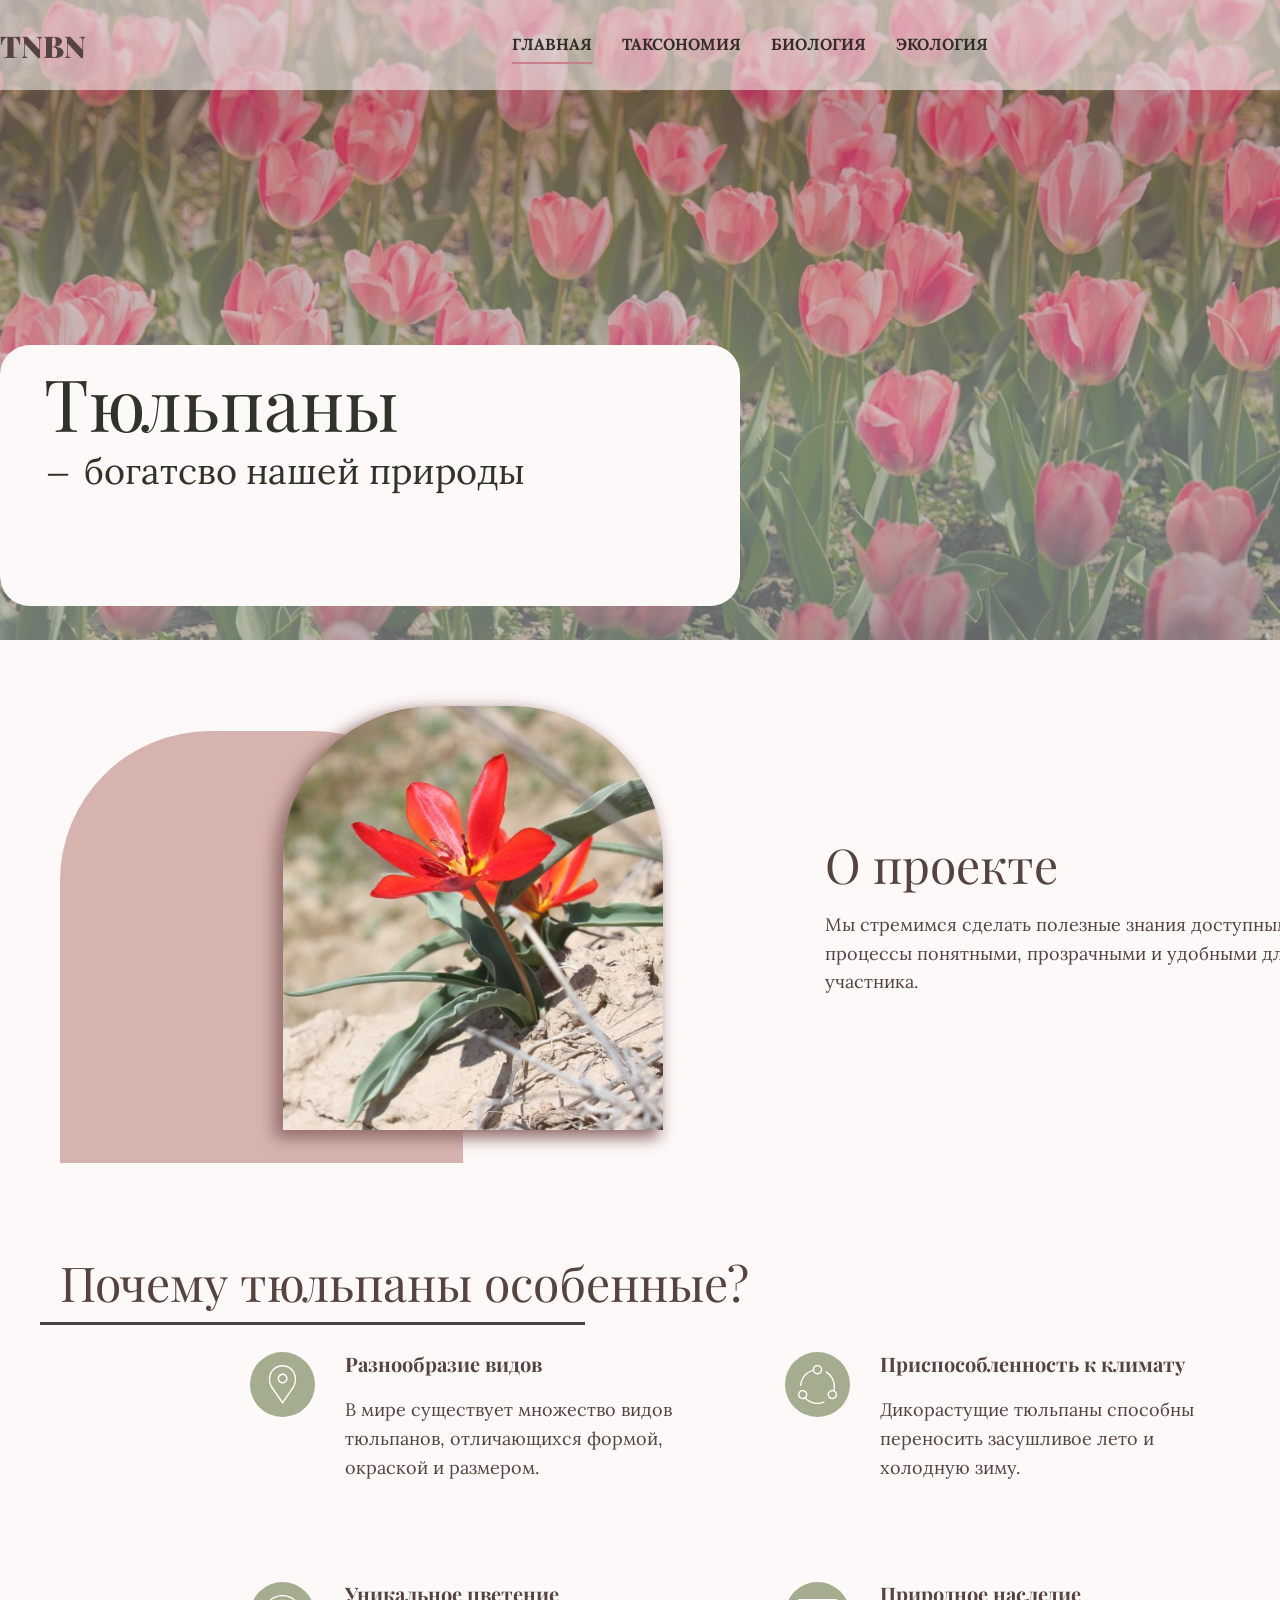
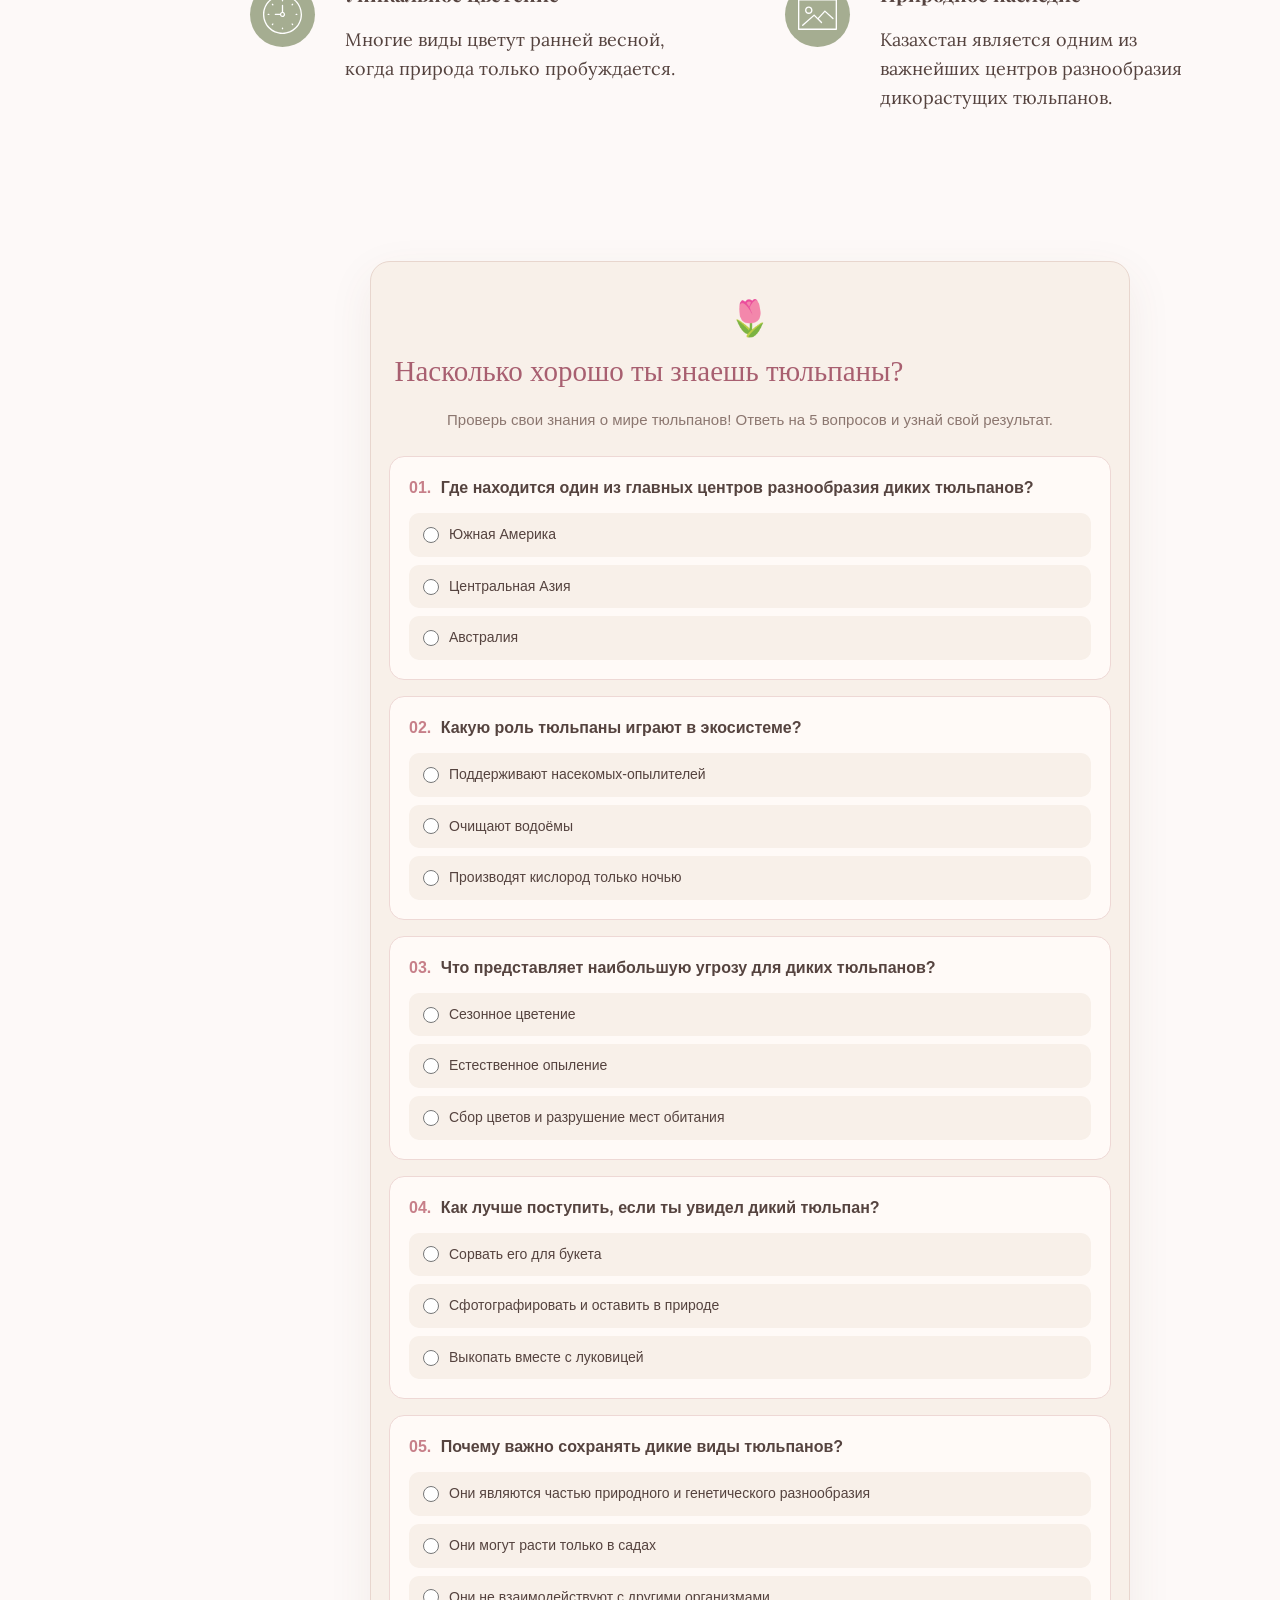
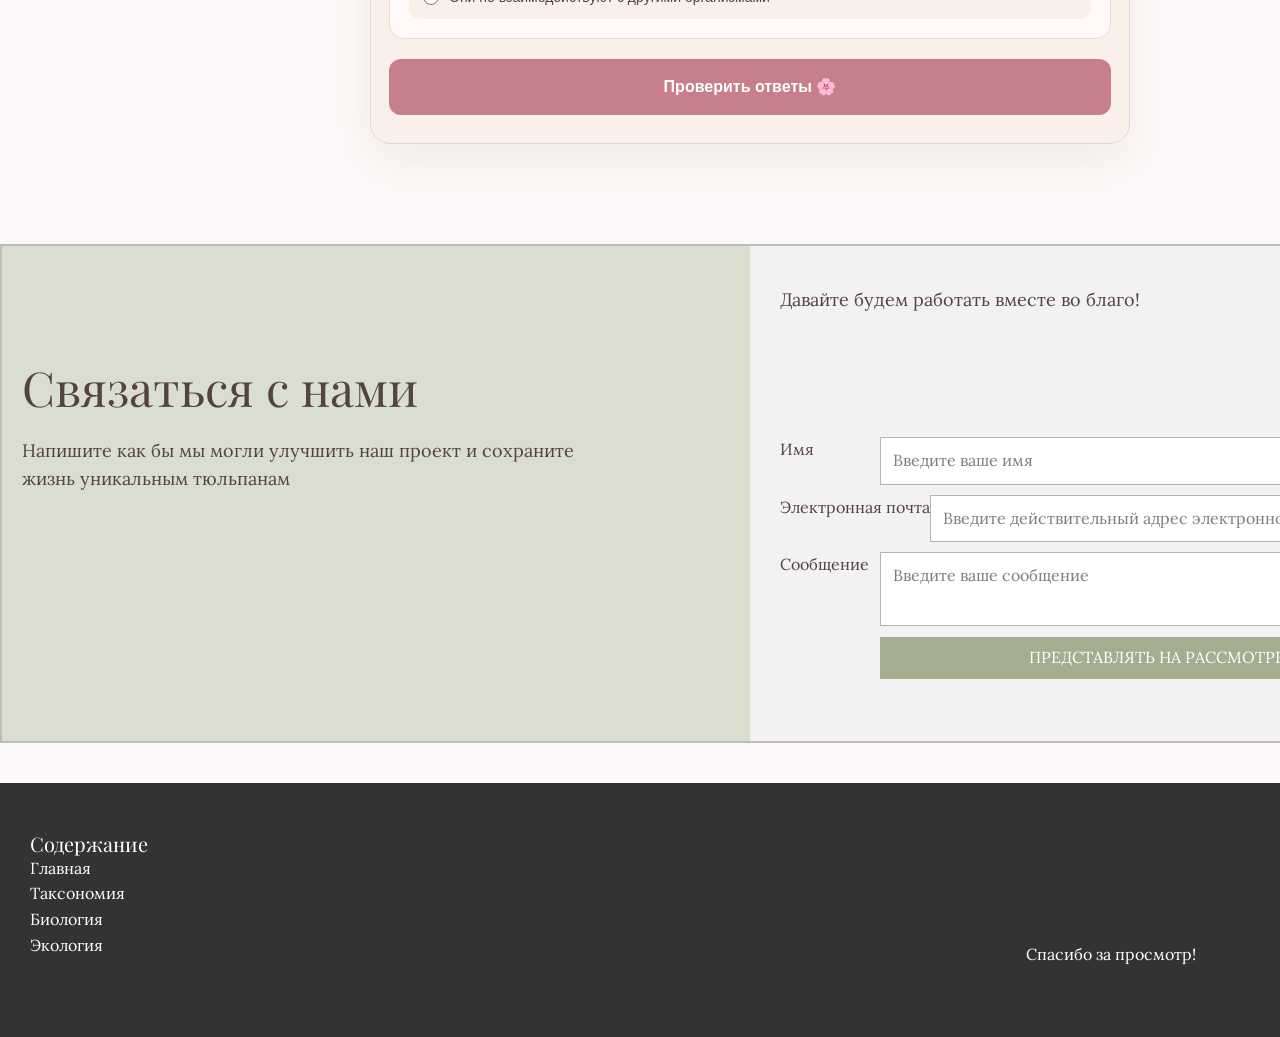
<file: index.html>
<!DOCTYPE html>
<html style="font-size: 16px;" lang="ru"><head>
    <meta name="viewport" content="width=device-width, initial-scale=1.0">
    <meta charset="utf-8">
    <meta name="keywords" content="Тюльпаны​, Почему тюльпаны особенные?, Связаться с нами">
    <meta name="description" content="">
    <title>Главная</title>
    <link rel="stylesheet" href="nicepage.css" media="screen">
<link rel="stylesheet" href="index.css" media="screen">
    <script class="u-script" type="text/javascript" src="jquery.js" defer=""></script>
    <script class="u-script" type="text/javascript" src="nicepage.js" defer=""></script>
    <meta name="generator" content="Nicepage 8.8.2, nicepage.com">
    
    
    
    
    
    
    
    
    <link id="u-page-google-font" rel="stylesheet" href="https://fonts.googleapis.com/css2?display=swap&amp;family=Playfair+Display:ital,wght@0,400;0,500;0,600;0,700;0,800;0,900;1,400;1,500;1,600;1,700;1,800;1,900&amp;family=Lora:ital,wght@0,400;0,500;0,600;0,700;1,400;1,500;1,600;1,700">
    <script type="application/ld+json">{
		"@context": "http://schema.org",
		"@type": "Organization",
		"name": "BIoProj"
}</script>
    <meta name="theme-color" content="#c77f89">
    <meta property="og:title" content="Главная">
    <meta property="og:description" content="">
    <meta property="og:type" content="website">
  <meta name="referrer" content="origin"><meta data-intl-tel-input-cdn-path="intlTelInput/"></head>
  <body data-home-page="Главная.html" data-home-page-title="Главная" data-path-to-root="./" data-include-products="true" class="u-body u-clearfix u-overlap u-overlap-transparent u-xl-mode" data-lang="ru"><header class="u-clearfix u-header u-header" id="header"><div class="u-clearfix u-sheet u-valign-middle-sm u-valign-middle-xs u-sheet-1">
        <h5 data-lang-ru="<a class=&quot;u-active-none u-border-none u-btn u-button-link u-button-style u-hover-none u-none u-text-body-color u-block-control u-btn-1&quot; href=&quot;2323924023&quot; title=&quot;Главная&quot; data-lang-kk=&quot;{&amp;quot;content&amp;quot;:&amp;quot;TNBN​&amp;quot;,&amp;quot;href&amp;quot;:&amp;quot;2323924023&amp;quot;}&quot; data-lang-ru=&quot;{&amp;quot;content&amp;quot;:&amp;quot;TNBN​&amp;quot;,&amp;quot;href&amp;quot;:&amp;quot;2323924023&amp;quot;}&quot; style=&quot;background-image: none; padding-top: 0px; padding-bottom: 0px; padding-left: 0px; padding-right: 0px&quot; data-block=&quot;413&quot;>TNBN​</a>" class="u-text u-text-1" data-lang-en="<a class=&quot;u-active-none u-border-none u-btn u-button-link u-button-style u-hover-none u-none u-text-body-color u-block-control u-btn-1&quot; href=&quot;2323924023&quot; title=&quot;Main&quot; data-lang-kk=&quot;{&amp;quot;content&amp;quot;:&amp;quot;Main page&amp;quot;,&amp;quot;href&amp;quot;:&amp;quot;2323924023&amp;quot;}&quot; data-lang-ru=&quot;{&amp;quot;content&amp;quot;:&amp;quot;Main page&amp;quot;,&amp;quot;href&amp;quot;:&amp;quot;2323924023&amp;quot;}&quot; style=&quot;background-image: none; padding-top: 0px; padding-bottom: 0px; padding-left: 0px; padding-right: 0px&quot; data-block=&quot;3905&quot;>Main page</a>" data-lang-kk="<a class=&quot;u-active-none u-border-none u-btn u-button-link u-button-style u-hover-none u-none u-text-body-color u-btn-1 u-block-control&quot; href=&quot;2323924023&quot; title=&quot;Басты бет&quot; data-lang-kk=&quot;{&amp;quot;content&amp;quot;:&amp;quot;БНБН&amp;quot;,&amp;quot;href&amp;quot;:&amp;quot;2323924023&amp;quot;}&quot; data-lang-ru=&quot;{&amp;quot;content&amp;quot;:&amp;quot;БНБН&amp;quot;,&amp;quot;href&amp;quot;:&amp;quot;2323924023&amp;quot;}&quot; style=&quot;background-image: none; padding-top: 0px; padding-bottom: 0px; padding-left: 0px; padding-right: 0px&quot; data-block=&quot;3981&quot;>БНБН</a>">
          <a class="u-active-none u-border-none u-btn u-button-link u-button-style u-hover-none u-none u-text-body-color u-btn-1" href="./" data-page-id="2323924023" title="Главная" data-lang-kk="{&quot;content&quot;:&quot;TNBN​&quot;,&quot;href&quot;:&quot;2323924023&quot;}" data-lang-ru="{&quot;content&quot;:&quot;TNBN​&quot;,&quot;href&quot;:&quot;2323924023&quot;}">TNBN </a>
        </h5>
        <nav class="u-menu u-menu-one-level u-offcanvas u-menu-1" data-responsive-from="MD" role="navigation">
          <div class="menu-collapse" style="font-size: 1rem; letter-spacing: 0px; font-weight: 700; text-transform: uppercase;">
            <a class="u-button-style u-custom---text-active-color-var u-custom-active-border-color u-custom-active-color u-custom-border u-custom-border-color u-custom-borders u-custom-hover-border-color u-custom-hover-color u-custom-left-right-menu-spacing u-custom-padding-bottom u-custom-text-active-color u-custom-text-color u-custom-text-decoration u-custom-text-hover-color u-custom-top-bottom-menu-spacing u-hamburger-link u-nav-link u-text-active-palette-1-base u-text-hover-palette-2-base u-hamburger-link-1" href="#" data-lang-ru="{&quot;content&quot;:&quot;\n          \n          \n        &quot;,&quot;href&quot;:&quot;#&quot;}" data-lang-kk="{&quot;content&quot;:&quot;\n          \n          \n        &quot;,&quot;href&quot;:&quot;#&quot;}" data-lang-en="{&quot;content&quot;:&quot;\n          \n          \n        &quot;,&quot;href&quot;:&quot;#&quot;}">
              <svg class="u-svg-link" viewBox="0 0 24 24"><use xmlns:xlink="http://www.w3.org/1999/xlink" xlink:href="#menu-hamburger"></use></svg>
              <svg class="u-svg-content" version="1.1" id="menu-hamburger" viewBox="0 0 16 16" x="0px" y="0px" xmlns:xlink="http://www.w3.org/1999/xlink" xmlns="http://www.w3.org/2000/svg"><g><rect y="1" width="16" height="2"></rect><rect y="7" width="16" height="2"></rect><rect y="13" width="16" height="2"></rect>
</g></svg>
            </a>
          </div>
          <div class="u-custom-menu u-nav-container">
            <ul role="menubar" class="u-nav u-spacing-30 u-unstyled u-nav-1"><li role="none" class="u-nav-item"><a role="menuitem" class="u-border-2 u-border-active-palette-1-base u-border-hover-palette-1-light-1 u-border-no-left u-border-no-right u-border-no-top u-button-style u-nav-link u-text-active-palette-5-dark-3 u-text-palette-5-dark-3 u-nav-link-2" href="./" data-lang-ru="{&quot;content&quot;:&quot;Главная&quot;,&quot;href&quot;:&quot;Главная.html&quot;}" data-lang-kk="{&quot;content&quot;:&quot;Басты бет&quot;,&quot;href&quot;:&quot;Главная.html&quot;}" data-lang-en="{&quot;content&quot;:&quot;Main&quot;,&quot;href&quot;:&quot;Главная.html&quot;}">Главная</a>
</li><li role="none" class="u-nav-item"><a role="menuitem" class="u-border-2 u-border-active-palette-1-base u-border-hover-palette-1-light-1 u-border-no-left u-border-no-right u-border-no-top u-button-style u-nav-link u-text-active-palette-5-dark-3 u-text-palette-5-dark-3 u-nav-link-2" href="Таксономия.html" data-lang-en="{&quot;content&quot;:&quot;Taxonomy&quot;,&quot;href&quot;:&quot;Таксономия.html&quot;}" data-lang-ru="{&quot;content&quot;:&quot;Таксономия&quot;,&quot;href&quot;:&quot;Таксономия.html&quot;}" data-lang-kk="{&quot;content&quot;:&quot;Таксонография&quot;,&quot;href&quot;:&quot;Таксономия.html&quot;}">Таксономия</a>
</li><li role="none" class="u-nav-item"><a role="menuitem" class="u-border-2 u-border-active-palette-1-base u-border-hover-palette-1-light-1 u-border-no-left u-border-no-right u-border-no-top u-button-style u-nav-link u-text-active-palette-5-dark-3 u-text-palette-5-dark-3 u-nav-link-2" href="Биология.html" data-lang-en="{&quot;content&quot;:&quot;Biology&quot;,&quot;href&quot;:&quot;Биология.html&quot;}" data-lang-ru="{&quot;content&quot;:&quot;Биология&quot;,&quot;href&quot;:&quot;Биология.html&quot;}" data-lang-kk="{&quot;content&quot;:&quot;Биология&quot;,&quot;href&quot;:&quot;Биология.html&quot;}">Биология</a>
</li><li role="none" class="u-nav-item"><a role="menuitem" class="u-border-2 u-border-active-palette-1-base u-border-hover-palette-1-light-1 u-border-no-left u-border-no-right u-border-no-top u-button-style u-nav-link u-text-active-palette-5-dark-3 u-text-palette-5-dark-3 u-nav-link-2" href="Экология.html" data-lang-en="{&quot;content&quot;:&quot;Ecology&quot;,&quot;href&quot;:&quot;Экология.html&quot;}" data-lang-ru="{&quot;content&quot;:&quot;Экология&quot;,&quot;href&quot;:&quot;Экология.html&quot;}" data-lang-kk="{&quot;content&quot;:&quot;Экология&quot;,&quot;href&quot;:&quot;Экология.html&quot;}">Экология</a>
</li></ul>
          </div>
          <div class="u-custom-menu u-nav-container-collapse" id="18aa" role="region" aria-label="Menu panel">
            <div class="u-black u-container-style u-inner-container-layout u-opacity u-opacity-95 u-sidenav">
              <div class="u-inner-container-layout u-sidenav-overflow">
                <div class="u-menu-close" tabindex="-1" aria-label="Close menu"></div>
                <ul class="u-align-center u-nav u-popupmenu-items u-unstyled u-nav-2" role="menubar"><li role="none" class="u-nav-item"><a role="menuitem" class="u-button-style u-nav-link" href="./" data-lang-ru="{&quot;content&quot;:&quot;Главная&quot;,&quot;href&quot;:&quot;Главная.html&quot;}" data-lang-kk="{&quot;content&quot;:&quot;Басты бет&quot;,&quot;href&quot;:&quot;Главная.html&quot;}" data-lang-en="{&quot;content&quot;:&quot;Main&quot;,&quot;href&quot;:&quot;Главная.html&quot;}">Главная</a>
</li><li role="none" class="u-nav-item"><a role="menuitem" class="u-button-style u-nav-link" href="Таксономия.html" data-lang-en="{&quot;content&quot;:&quot;Taxonomy&quot;,&quot;href&quot;:&quot;Таксономия.html&quot;}" data-lang-ru="{&quot;content&quot;:&quot;Таксономия&quot;,&quot;href&quot;:&quot;Таксономия.html&quot;}" data-lang-kk="{&quot;content&quot;:&quot;Таксонография&quot;,&quot;href&quot;:&quot;Таксономия.html&quot;}">Таксономия</a>
</li><li role="none" class="u-nav-item"><a role="menuitem" class="u-button-style u-nav-link" href="Биология.html" data-lang-en="{&quot;content&quot;:&quot;Biology&quot;,&quot;href&quot;:&quot;Биология.html&quot;}" data-lang-ru="{&quot;content&quot;:&quot;Биология&quot;,&quot;href&quot;:&quot;Биология.html&quot;}" data-lang-kk="{&quot;content&quot;:&quot;Биология&quot;,&quot;href&quot;:&quot;Биология.html&quot;}">Биология</a>
</li><li role="none" class="u-nav-item"><a role="menuitem" class="u-button-style u-nav-link" href="Экология.html" data-lang-en="{&quot;content&quot;:&quot;Ecology&quot;,&quot;href&quot;:&quot;Экология.html&quot;}" data-lang-ru="{&quot;content&quot;:&quot;Экология&quot;,&quot;href&quot;:&quot;Экология.html&quot;}" data-lang-kk="{&quot;content&quot;:&quot;Экология&quot;,&quot;href&quot;:&quot;Экология.html&quot;}">Экология</a>
</li></ul>
              </div>
            </div>
            <div class="u-black u-menu-overlay u-opacity u-opacity-70"></div>
          </div>
          <style class="menu-style">@media (max-width: 939px) {
                    [data-responsive-from="MD"] .u-nav-container {
                        display: none;
                    }
                    [data-responsive-from="MD"] .menu-collapse {
                        display: block;
                    }
                }</style>
        </nav>
      </div></header>
    <section class="u-clearfix u-gradient u-image u-section-1" id="block-1" data-image-width="853" data-image-height="1280">
      <div class="u-container-style u-gradient u-group u-radius u-shape-round u-group-1">
        <div class="u-container-layout u-container-layout-1">
          <h1 class="u-text u-text-default u-text-palette-2-dark-3 u-text-1">Тюльпаны </h1>
          <ul class="u-custom-list u-text u-text-default u-text-palette-2-dark-3 u-text-2">
            <li>
              <div class="u-list-icon">
                <div>—</div>
              </div>богатсво нашей природы
            </li>
          </ul>
        </div>
      </div>
    </section>
    <section class="u-clearfix u-section-2" id="block-7">
      <div class="u-clearfix u-sheet u-valign-middle-xs u-sheet-1">
        <div class="data-layout-selected u-clearfix u-expanded-width u-gutter-30 u-layout-wrap u-layout-wrap-1">
          <div class="u-layout">
            <div class="u-layout-row">
              <div class="u-container-style u-layout-cell u-left-cell u-size-30 u-layout-cell-1" src="">
                <div class="u-container-layout">
                  <div class="custom-expanded u-align-left u-left-0 u-palette-4-light-1 u-radius u-shape u-shape-round u-shape-1"></div>
                  <img class="u-expanded-width-xs u-image u-image-round u-radius u-image-1" src="images/img_1494.jpg">
                </div>
              </div>
              <div class="u-align-center-sm u-align-center-xs u-align-left-lg u-align-left-md u-align-left-xl u-container-style u-layout-cell u-right-cell u-size-30 u-layout-cell-2">
                <div class="u-container-layout u-valign-middle-lg u-valign-middle-md u-valign-middle-sm u-valign-middle-xl u-container-layout-2">
                  <h2 class="u-text u-text-1">О проекте</h2>
                  <p class="u-text u-text-2">Мы стремимся сделать полезные знания доступными, а сложные процессы понятными, прозрачными и удобными для каждого участника.</p>
                </div>
              </div>
            </div>
          </div>
        </div>
      </div>
    </section>
    <section class="u-align-center u-clearfix u-container-align-center u-container-align-center-md u-container-align-center-sm u-container-align-center-xs u-section-3" id="block-5">
      <div class="u-clearfix u-sheet u-valign-middle-lg u-valign-middle-md u-valign-middle-sm u-sheet-1">
        <div class="u-container-style u-group u-group-1">
          <div class="u-container-layout u-container-layout-1">
            <h2 class="u-text u-text-default u-text-1">Почему тюльпаны особенные?</h2>
          </div>
        </div>
        <div class="u-border-3 u-border-grey-dark-1 u-shape u-shape-bottom u-shape-left u-shape-line u-shape-right u-shape-1"></div>
        <div class="custom-expanded u-list u-list-1">
          <div class="u-repeater u-repeater-1">
            <div class="u-container-style u-list-item u-repeater-item">
              <div class="u-container-layout u-similar-container u-valign-top u-container-layout-2"><span class="u-align-left u-icon u-icon-circle u-palette-2-base u-icon-1"><svg class="u-svg-link" preserveAspectRatio="xMidYMin slice" viewBox="0 0 54.757 54.757" style=""><use xlink:href="#svg-ac70"></use></svg><svg class="u-svg-content" viewBox="0 0 54.757 54.757" x="0px" y="0px" id="svg-ac70" style="enable-background:new 0 0 54.757 54.757;"><g><path d="M27.557,12c-3.859,0-7,3.141-7,7s3.141,7,7,7s7-3.141,7-7S31.416,12,27.557,12z M27.557,24c-2.757,0-5-2.243-5-5
		s2.243-5,5-5s5,2.243,5,5S30.314,24,27.557,24z"></path><path d="M40.94,5.617C37.318,1.995,32.502,0,27.38,0c-5.123,0-9.938,1.995-13.56,5.617c-6.703,6.702-7.536,19.312-1.804,26.952
		L27.38,54.757L42.721,32.6C48.476,24.929,47.643,12.319,40.94,5.617z M41.099,31.431L27.38,51.243L13.639,31.4
		C8.44,24.468,9.185,13.08,15.235,7.031C18.479,3.787,22.792,2,27.38,2s8.901,1.787,12.146,5.031
		C45.576,13.08,46.321,24.468,41.099,31.431z"></path>
</g></svg></span>
                <div class="custom-expanded u-container-align-left u-container-style u-group u-group-2">
                  <div class="u-container-layout u-valign-top u-container-layout-3">
                    <h5 class="u-align-left u-text u-text-2"> Разнообразие видов</h5>
                    <p class="u-align-left u-text u-text-3"> В мире существует множество видов тюльпанов, отличающихся формой, окраской и размером.</p>
                  </div>
                </div>
              </div>
            </div>
            <div class="u-container-style u-list-item u-repeater-item">
              <div class="u-container-layout u-similar-container u-valign-top u-container-layout-4"><span class="u-align-left u-icon u-icon-circle u-palette-2-base u-icon-2"><svg class="u-svg-link" preserveAspectRatio="xMidYMin slice" viewBox="0 0 58 58" style=""><use xlink:href="#svg-9284"></use></svg><svg class="u-svg-content" viewBox="0 0 58 58" x="0px" y="0px" id="svg-9284" style="enable-background:new 0 0 58 58;"><g><path d="M54.319,37.839C54.762,35.918,55,33.96,55,32c0-9.095-4.631-17.377-12.389-22.153c-0.473-0.29-1.087-0.143-1.376,0.327
		c-0.29,0.471-0.143,1.086,0.327,1.376C48.724,15.96,53,23.604,53,32c0,1.726-0.2,3.451-0.573,5.147C51.966,37.051,51.489,37,51,37
		c-3.86,0-7,3.141-7,7s3.14,7,7,7s7-3.141,7-7C58,41.341,56.509,39.024,54.319,37.839z M51,49c-2.757,0-5-2.243-5-5s2.243-5,5-5
		s5,2.243,5,5S53.757,49,51,49z"></path><path d="M38.171,54.182C35.256,55.388,32.171,56,29,56c-6.385,0-12.527-2.575-17.017-7.092C13.229,47.643,14,45.911,14,44
		c0-3.859-3.14-7-7-7s-7,3.141-7,7s3.14,7,7,7c1.226,0,2.378-0.319,3.381-0.875C15.26,55.136,21.994,58,29,58
		c3.435,0,6.778-0.663,9.936-1.971c0.51-0.211,0.753-0.796,0.542-1.307C39.267,54.213,38.681,53.971,38.171,54.182z M2,44
		c0-2.757,2.243-5,5-5s5,2.243,5,5s-2.243,5-5,5S2,46.757,2,44z"></path><path d="M4,31.213c0.024,0.002,0.048,0.003,0.071,0.003c0.521,0,0.959-0.402,0.997-0.93c0.712-10.089,7.586-18.52,17.22-21.314
		C23.142,11.874,25.825,14,29,14c3.86,0,7-3.141,7-7s-3.14-7-7-7c-3.851,0-6.985,3.127-6.999,6.975
		C11.42,9.922,3.851,19.12,3.073,30.146C3.034,30.696,3.449,31.175,4,31.213z M29,2c2.757,0,5,2.243,5,5s-2.243,5-5,5s-5-2.243-5-5
		S26.243,2,29,2z"></path>
</g></svg></span>
                <div class="custom-expanded u-container-style u-group u-video-cover u-group-3">
                  <div class="u-container-layout u-valign-top u-container-layout-5">
                    <h5 class="u-align-left u-text u-text-default u-text-4"> Приспособленность к климату</h5>
                    <p class="u-align-left u-text u-text-default u-text-5"> Дикорастущие тюльпаны способны переносить засушливое лето и холодную зиму.</p>
                  </div>
                </div>
              </div>
            </div>
            <div class="u-container-style u-list-item u-repeater-item">
              <div class="u-container-layout u-similar-container u-valign-top u-container-layout-6"><span class="u-align-left u-icon u-icon-circle u-palette-2-base u-icon-3"><svg class="u-svg-link" preserveAspectRatio="xMidYMin slice" viewBox="0 0 60 60" style=""><use xlink:href="#svg-79ef"></use></svg><svg class="u-svg-content" viewBox="0 0 60 60" x="0px" y="0px" id="svg-79ef" style="enable-background:new 0 0 60 60;"><g><path d="M30,0C13.458,0,0,13.458,0,30s13.458,30,30,30s30-13.458,30-30S46.542,0,30,0z M30,58C14.561,58,2,45.439,2,30
		S14.561,2,30,2s28,12.561,28,28S45.439,58,30,58z"></path><path d="M31,26.021V15.879c0-0.553-0.448-1-1-1s-1,0.447-1,1v10.142c-1.399,0.364-2.494,1.459-2.858,2.858H19c-0.552,0-1,0.447-1,1
		s0.448,1,1,1h7.142c0.447,1.72,2,3,3.858,3c2.206,0,4-1.794,4-4C34,28.02,32.72,26.468,31,26.021z M30,31.879c-1.103,0-2-0.897-2-2
		s0.897-2,2-2s2,0.897,2,2S31.103,31.879,30,31.879z"></path><path d="M30,9.879c0.552,0,1-0.447,1-1v-1c0-0.553-0.448-1-1-1s-1,0.447-1,1v1C29,9.432,29.448,9.879,30,9.879z"></path><path d="M30,49.879c-0.552,0-1,0.447-1,1v1c0,0.553,0.448,1,1,1s1-0.447,1-1v-1C31,50.326,30.552,49.879,30,49.879z"></path><path d="M52,28.879h-1c-0.552,0-1,0.447-1,1s0.448,1,1,1h1c0.552,0,1-0.447,1-1S52.552,28.879,52,28.879z"></path><path d="M9,28.879H8c-0.552,0-1,0.447-1,1s0.448,1,1,1h1c0.552,0,1-0.447,1-1S9.552,28.879,9,28.879z"></path><path d="M44.849,13.615l-0.707,0.707c-0.391,0.391-0.391,1.023,0,1.414c0.195,0.195,0.451,0.293,0.707,0.293
		s0.512-0.098,0.707-0.293l0.707-0.707c0.391-0.391,0.391-1.023,0-1.414S45.24,13.225,44.849,13.615z"></path><path d="M14.444,44.021l-0.707,0.707c-0.391,0.391-0.391,1.023,0,1.414c0.195,0.195,0.451,0.293,0.707,0.293
		s0.512-0.098,0.707-0.293l0.707-0.707c0.391-0.391,0.391-1.023,0-1.414S14.834,43.631,14.444,44.021z"></path><path d="M45.556,44.021c-0.391-0.391-1.023-0.391-1.414,0s-0.391,1.023,0,1.414l0.707,0.707c0.195,0.195,0.451,0.293,0.707,0.293
		s0.512-0.098,0.707-0.293c0.391-0.391,0.391-1.023,0-1.414L45.556,44.021z"></path><path d="M15.151,13.615c-0.391-0.391-1.023-0.391-1.414,0s-0.391,1.023,0,1.414l0.707,0.707c0.195,0.195,0.451,0.293,0.707,0.293
		s0.512-0.098,0.707-0.293c0.391-0.391,0.391-1.023,0-1.414L15.151,13.615z"></path>
</g></svg></span>
                <div class="custom-expanded u-container-style u-group u-video-cover u-group-4">
                  <div class="u-container-layout u-valign-top u-container-layout-7">
                    <h5 class="u-align-left u-text u-text-default u-text-6"> Уникальное цветение</h5>
                    <p class="u-align-left u-text u-text-default u-text-7"> Многие виды цветут ранней весной, когда природа только пробуждается.</p>
                  </div>
                </div>
              </div>
            </div>
            <div class="u-container-style u-list-item u-repeater-item">
              <div class="u-container-layout u-similar-container u-valign-top u-container-layout-8"><span class="u-align-left u-icon u-icon-circle u-palette-2-base u-icon-4"><svg class="u-svg-link" preserveAspectRatio="xMidYMin slice" viewBox="0 0 58 58" style=""><use xlink:href="#svg-fdff"></use></svg><svg class="u-svg-content" viewBox="0 0 58 58" x="0px" y="0px" id="svg-fdff" style="enable-background:new 0 0 58 58;"><g><path d="M57,6H1C0.448,6,0,6.447,0,7v44c0,0.553,0.448,1,1,1h56c0.552,0,1-0.447,1-1V7C58,6.447,57.552,6,57,6z M56,50H2V8h54V50z"></path><path d="M16,28.138c3.071,0,5.569-2.498,5.569-5.568C21.569,19.498,19.071,17,16,17s-5.569,2.498-5.569,5.569
		C10.431,25.64,12.929,28.138,16,28.138z M16,19c1.968,0,3.569,1.602,3.569,3.569S17.968,26.138,16,26.138s-3.569-1.601-3.569-3.568
		S14.032,19,16,19z"></path><path d="M7,46c0.234,0,0.47-0.082,0.66-0.249l16.313-14.362l10.302,10.301c0.391,0.391,1.023,0.391,1.414,0s0.391-1.023,0-1.414
		l-4.807-4.807l9.181-10.054l11.261,10.323c0.407,0.373,1.04,0.345,1.413-0.062c0.373-0.407,0.346-1.04-0.062-1.413l-12-11
		c-0.196-0.179-0.457-0.268-0.72-0.262c-0.265,0.012-0.515,0.129-0.694,0.325l-9.794,10.727l-4.743-4.743
		c-0.374-0.373-0.972-0.392-1.368-0.044L6.339,44.249c-0.415,0.365-0.455,0.997-0.09,1.412C6.447,45.886,6.723,46,7,46z"></path>
</g></svg></span>
                <div class="custom-expanded u-container-style u-group u-video-cover u-group-5">
                  <div class="u-container-layout u-valign-top u-container-layout-9">
                    <h5 class="u-align-left u-text u-text-default u-text-8"> Природное наследие</h5>
                    <p class="u-align-left u-text u-text-default u-text-9"> Казахстан является одним из важнейших центров разнообразия дикорастущих тюльпанов.</p>
                  </div>
                </div>
              </div>
            </div>
          </div>
        </div>
      </div>
    </section>
    <section class="u-clearfix u-section-4" id="block-6">
      <div class="u-clearfix u-sheet u-valign-middle-xl u-sheet-1">
        <div class="tulip-quiz u-clearfix u-custom-html u-custom-html-1">
<div id="tulip-quiz">
  <style>
    #tulip-quiz {
      font-family: Arial, sans-serif;
      color: #55433f;
      background: #f8f0e9;
      padding: 28px 18px;
      border-radius: 20px;
      max-width: 760px;
      margin: 20px auto;
      box-sizing: border-box;
    }

    #tulip-quiz * {
      box-sizing: border-box;
    }

    #tulip-quiz .quiz-header {
      text-align: center;
      margin-bottom: 25px;
    }

    #tulip-quiz .quiz-header .flower {
      font-size: 35px;
    }

    #tulip-quiz h2 {
      color: #a85f70;
      font-size: 29px;
      margin: 8px 0;
    }

    #tulip-quiz .subtitle {
      color: #8c7770;
      font-size: 15px;
      line-height: 1.5;
    }

    #tulip-quiz .question-card {
      background: #fffaf7;
      border: 1px solid #eed8d5;
      border-radius: 15px;
      padding: 19px;
      margin-bottom: 16px;
    }

    #tulip-quiz .question-title {
      font-weight: bold;
      font-size: 16px;
      line-height: 1.5;
      margin-bottom: 13px;
    }

    #tulip-quiz .number {
      color: #c77f89;
      margin-right: 5px;
    }

    #tulip-quiz .answer {
      display: flex;
      align-items: center;
      gap: 10px;
      background: #f8f0e9;
      border: 1px solid transparent;
      padding: 11px 13px;
      margin-top: 8px;
      border-radius: 10px;
      cursor: pointer;
      font-size: 14px;
      line-height: 1.4;
      transition: 0.2s;
    }

    #tulip-quiz .answer:hover {
      background: #eed8d5;
    }

    #tulip-quiz .answer input {
      accent-color: #c77f89;
      width: 16px;
      height: 16px;
      flex-shrink: 0;
    }

    #tulip-quiz .answer.correct {
      background: #e8efdf;
      border-color: #a5ad91;
    }

    #tulip-quiz .answer.wrong {
      background: #f6e2e0;
      border-color: #c77f89;
    }

    #tulip-quiz button {
      display: block;
      width: 100%;
      border: none;
      border-radius: 12px;
      padding: 15px;
      background: #c77f89;
      color: white;
      font-size: 16px;
      font-weight: bold;
      cursor: pointer;
      margin-top: 20px;
      transition: 0.2s;
    }

    #tulip-quiz button:hover {
      background: #ad6874;
    }

    #tulip-quiz .result {
      display: none;
      text-align: center;
      background: #fffaf7;
      border: 1px solid #eed8d5;
      border-radius: 15px;
      padding: 22px;
      margin-top: 20px;
    }

    #tulip-quiz .result h3 {
      color: #a85f70;
      font-size: 23px;
      margin: 5px 0 12px;
    }

    #tulip-quiz .score {
      font-size: 30px;
      font-weight: bold;
      color: #a85f70;
      margin: 10px;
    }

    #tulip-quiz .result p {
      line-height: 1.5;
    }

    #tulip-quiz .retry {
      background: #a5ad91;
    }

    #tulip-quiz .retry:hover {
      background: #879477;
    }

    @media(max-width: 480px) {
      #tulip-quiz {
        padding: 20px 12px;
      }

      #tulip-quiz h2 {
        font-size: 24px;
      }
    }
  </style>

  <div class="quiz-header">
    <div class="flower">🌷</div>
    <h2>Насколько хорошо ты знаешь тюльпаны?</h2>
    <p class="subtitle">
      Проверь свои знания о мире тюльпанов!
      Ответь на 5 вопросов и узнай свой результат.
    </p>
  </div>

  <div class="question-card">
    <div class="question-title">
      <span class="number">01.</span>
      Где находится один из главных центров разнообразия диких тюльпанов?
    </div>
    <label class="answer"><input type="radio" name="q1" value="a"> Южная Америка</label>
    <label class="answer"><input type="radio" name="q1" value="b"> Центральная Азия</label>
    <label class="answer"><input type="radio" name="q1" value="c"> Австралия</label>
  </div>

  <div class="question-card">
    <div class="question-title">
      <span class="number">02.</span>
      Какую роль тюльпаны играют в экосистеме?
    </div>
    <label class="answer"><input type="radio" name="q2" value="a"> Поддерживают насекомых-опылителей</label>
    <label class="answer"><input type="radio" name="q2" value="b"> Очищают водоёмы</label>
    <label class="answer"><input type="radio" name="q2" value="c"> Производят кислород только ночью</label>
  </div>

  <div class="question-card">
    <div class="question-title">
      <span class="number">03.</span>
      Что представляет наибольшую угрозу для диких тюльпанов?
    </div>
    <label class="answer"><input type="radio" name="q3" value="a"> Сезонное цветение</label>
    <label class="answer"><input type="radio" name="q3" value="b"> Естественное опыление</label>
    <label class="answer"><input type="radio" name="q3" value="c"> Сбор цветов и разрушение мест обитания</label>
  </div>

  <div class="question-card">
    <div class="question-title">
      <span class="number">04.</span>
      Как лучше поступить, если ты увидел дикий тюльпан?
    </div>
    <label class="answer"><input type="radio" name="q4" value="a"> Сорвать его для букета</label>
    <label class="answer"><input type="radio" name="q4" value="b"> Сфотографировать и оставить в природе</label>
    <label class="answer"><input type="radio" name="q4" value="c"> Выкопать вместе с луковицей</label>
  </div>

  <div class="question-card">
    <div class="question-title">
      <span class="number">05.</span>
      Почему важно сохранять дикие виды тюльпанов?
    </div>
    <label class="answer"><input type="radio" name="q5" value="a"> Они являются частью природного и генетического разнообразия</label>
    <label class="answer"><input type="radio" name="q5" value="b"> Они могут расти только в садах</label>
    <label class="answer"><input type="radio" name="q5" value="c"> Они не взаимодействуют с другими организмами</label>
  </div>

  <button type="button" id="check-tulip">Проверить ответы 🌸</button>

  <div class="result" id="tulip-result" aria-live="polite">
    <div style="font-size:32px">🌷</div>
    <h3>Твой результат</h3>
    <div class="score" id="tulip-score"></div>
    <p id="tulip-message"></p>
    <button type="button" class="retry" id="retry-tulip">Пройти ещё раз</button>
  </div>

  <script>
    (function () {
      const root = document.getElementById("tulip-quiz");
      if (!root || root.dataset.ready) return;
      root.dataset.ready = "true";

      const answers = {
        q1: "b",
        q2: "a",
        q3: "c",
        q4: "b",
        q5: "a"
      };

      const checkButton = root.querySelector("#check-tulip");
      const result = root.querySelector("#tulip-result");
      const scoreBox = root.querySelector("#tulip-score");
      const message = root.querySelector("#tulip-message");
      const retryButton = root.querySelector("#retry-tulip");

      checkButton.addEventListener("click", function () {
        let score = 0;

        Object.keys(answers).forEach(function (question) {
          const selected = root.querySelector(
            'input[name="' + question + '"]:checked'
          );

          const correct = answers[question];

          root.querySelectorAll('input[name="' + question + '"]')
            .forEach(function (input) {
              const label = input.closest(".answer");
              label.classList.remove("correct", "wrong");

              if (input.value === correct) {
                label.classList.add("correct");
              }

              if (selected && input === selected && input.value !== correct) {
                label.classList.add("wrong");
              }
            });

          if (selected && selected.value === correct) {
            score++;
          }
        });

        scoreBox.textContent = score + " / 5";

        if (score === 5) {
          message.textContent = "Превосходно! Ты отлично знаешь тюльпаны и их значение для природы!";
        } else if (score >= 3) {
          message.textContent = "Хороший результат! Ты уже многое знаешь о тюльпанах. Продолжай изучать их!";
        } else {
          message.textContent = "Не расстраивайся! Это отличная возможность узнать больше о тюльпанах и их сохранении.";
        }

        result.style.display = "block";
        checkButton.style.display = "none";
        result.scrollIntoView({ behavior: "smooth", block: "nearest" });
      });

      retryButton.addEventListener("click", function () {
        root.querySelectorAll('input[type="radio"]').forEach(function (input) {
          input.checked = false;
        });

        root.querySelectorAll(".answer").forEach(function (label) {
          label.classList.remove("correct", "wrong");
        });

        result.style.display = "none";
        checkButton.style.display = "block";
        root.scrollIntoView({ behavior: "smooth", block: "start" });
      });
    })();
  </script>
</div>

        </div>
      </div>
    </section>
    <section class="u-clearfix u-container-align-center u-section-5" id="block-3">
      <div class="u-clearfix u-sheet u-valign-middle-xl u-sheet-1">
        <div class="data-layout-selected u-border-2 u-border-color-var u-clearfix u-expanded-width u-layout-wrap u-layout-wrap-1">
          <div class="u-layout">
            <div class="u-layout-row">
              <div class="u-size-27-lg u-size-30-xl u-size-60-md u-size-60-sm u-size-60-xs">
                <div class="u-layout-col">
                  <div class="u-container-style u-layout-cell u-left-cell u-palette-2-light-2 u-size-60 u-layout-cell-1">
                    <div class="u-container-layout u-valign-middle-md u-valign-middle-sm u-valign-middle-xs u-container-layout-1">
                      <h2 class="u-align-left u-text u-text-1">Связаться с нами</h2>
                      <p class="u-align-left u-text u-text-2">Напишите как бы мы могли улучшить наш проект и сохраните жизнь уникальным тюльпанам</p>
                    </div>
                  </div>
                </div>
              </div>
              <div class="u-size-30-xl u-size-33-lg u-size-60-md u-size-60-sm u-size-60-xs">
                <div class="u-layout-col">
                  <div class="u-container-style u-grey-5 u-layout-cell u-right-cell u-size-30 u-layout-cell-2">
                    <div class="u-container-layout u-valign-top-lg u-valign-top-md u-valign-top-sm u-valign-top-xs u-container-layout-2">
                      <p class="u-align-left u-text u-text-3">Давайте будем работать вместе во благо! </p>
                    </div>
                  </div>
                  <div class="u-container-align-left u-container-style u-grey-5 u-layout-cell u-right-cell u-size-30 u-layout-cell-3">
                    <div class="u-container-layout u-valign-middle u-container-layout-3">
                      <div class="u-expanded-width u-form u-form-1">
                        <form action="https://service.nicepagesrv.com/form/v4/form-process" class="u-clearfix u-form-spacing-10 u-form-vertical u-inner-form" source="email" name="form" style="padding: 0px;">
                          <div class="u-form-group u-form-name u-label-left">
                            <label class="u-label">Имя</label>
                            <input type="text" placeholder="Введите ваше имя" id="name-fb78" name="name" class="u-input u-input-rectangle" required="">
                          </div>
                          <div class="u-form-email u-form-group u-label-left">
                            <label class="u-label">Электронная почта</label>
                            <input type="email" placeholder="Введите действительный адрес электронной почты" id="email-fb78" name="email" class="u-input u-input-rectangle" required="">
                          </div>
                          <div class="u-form-group u-form-message u-label-left">
                            <label class="u-label">Сообщение</label>
                            <textarea placeholder="Введите ваше сообщение" id="message-fb78" name="message" class="u-input u-input-rectangle" required=""></textarea>
                          </div>
                          <div class="u-form-group u-form-submit u-label-left">
                            <label class="u-label u-label-4"></label>
                            <div class="u-align-left u-btn-submit-container">
                              <a href="#" class="u-border-none u-btn u-btn-submit u-button-style u-palette-2-base u-btn-1">Представлять на рассмотрение</a>
                            </div>
                            <input type="submit" value="submit" class="u-form-control-hidden">
                          </div>
                          <div class="u-form-send-message u-form-send-success">Спасибо! Ваше сообщение отправлено.</div>
                          <div class="u-form-send-error u-form-send-message">Отправка не удалась. Пожалуйста, исправьте ошибки и попробуйте еще раз.</div>
                          <input type="hidden" value="" name="recaptchaResponse">
                          <input type="hidden" name="formServices" value="f5d4374a-e65d-2168-5f5f-0c7e4b407cad">
                        </form>
                      </div>
                    </div>
                  </div>
                </div>
              </div>
            </div>
          </div>
        </div>
      </div>
    </section>
    <style class="u-overlap-style">.u-overlap:not(.u-sticky-scroll) .u-header {
background-color: var(--color-var) !important; --color-var: #f7f2f28c !important
}</style>
    
    
    
    <footer class="u-clearfix u-footer u-grey-80" id="footer"><div class="u-clearfix u-sheet u-valign-top-lg u-sheet-1">
        <div class="data-layout-selected u-clearfix u-expanded-width u-gutter-30 u-layout-wrap u-layout-wrap-1">
          <div class="u-gutter-0 u-layout">
            <div class="u-layout-row">
              <div class="u-align-left u-container-align-left u-container-style u-layout-cell u-left-cell u-size-30 u-layout-cell-1">
                <div class="u-container-layout u-valign-top u-container-layout-1"><!--position-->
                  <div data-position="" class="u-position"><!--block-->
                    <div class="u-block">
                      <div class="u-block-container u-clearfix"><!--block_header-->
                        <h5 class="u-block-header u-text" data-lang-en="<!--block_header_content-->
                Content<!--/block_header_content-->" data-lang-ru="<!--block_header_content-->
                Содержание<!--/block_header_content-->" data-lang-kk="<!--block_header_content-->
                Мазмұны<!--/block_header_content-->"><!--block_header_content--> Содержание<!--/block_header_content--></h5><!--/block_header--><!--block_content-->
                        <div class="u-block-content u-text" data-lang-en="<!--block_content_content-->
                Home<br>Taxonomy<br>Biology<br>Ecology<!--/block_content_content-->" data-lang-ru="<!--block_content_content-->
                Главная<br>Таксономия<br>Биология<br>Экология<!--/block_content_content-->" data-lang-kk="<!--block_content_content-->
                Басты<br>Таксономия<br>Биология<br>Экология<!--/block_content_content-->"><!--block_content_content--> Главная<br>Таксономия<br>Биология<br>Экология<!--/block_content_content-->
                        </div><!--/block_content-->
                      </div>
                    </div><!--/block-->
                  </div><!--/position-->
                </div>
              </div>
              <div class="u-align-left u-container-align-left u-container-style u-layout-cell u-size-30 u-layout-cell-2">
                <div class="u-container-layout u-container-layout-2"><!--position-->
                  <div data-position="" class="u-position u-position-2"><!--block-->
                    <div class="u-block">
                      <div class="u-block-container u-clearfix"><!--block_header-->
                        <h5 class="u-block-header u-text" data-lang-en="" data-lang-ru="" data-lang-kk=""><!--block_header_content--><!--/block_header_content--></h5><!--/block_header--><!--block_content-->
                        <div class="u-block-content u-text" data-lang-en="<!--block_content_content-->
                Thank you for watching!<!--/block_content_content-->" data-lang-ru="<!--block_content_content-->
                Спасибо за просмотр!<!--/block_content_content-->" data-lang-kk="<!--block_content_content-->
                Бізді көргеніңізге рақмет!<!--/block_content_content-->"><!--block_content_content--> Спасибо за просмотр!<!--/block_content_content--></div><!--/block_content-->
                      </div>
                    </div><!--/block-->
                  </div><!--/position-->
                </div>
              </div>
            </div>
          </div>
        </div>
      </div></footer>
  
</body></html>
</file>
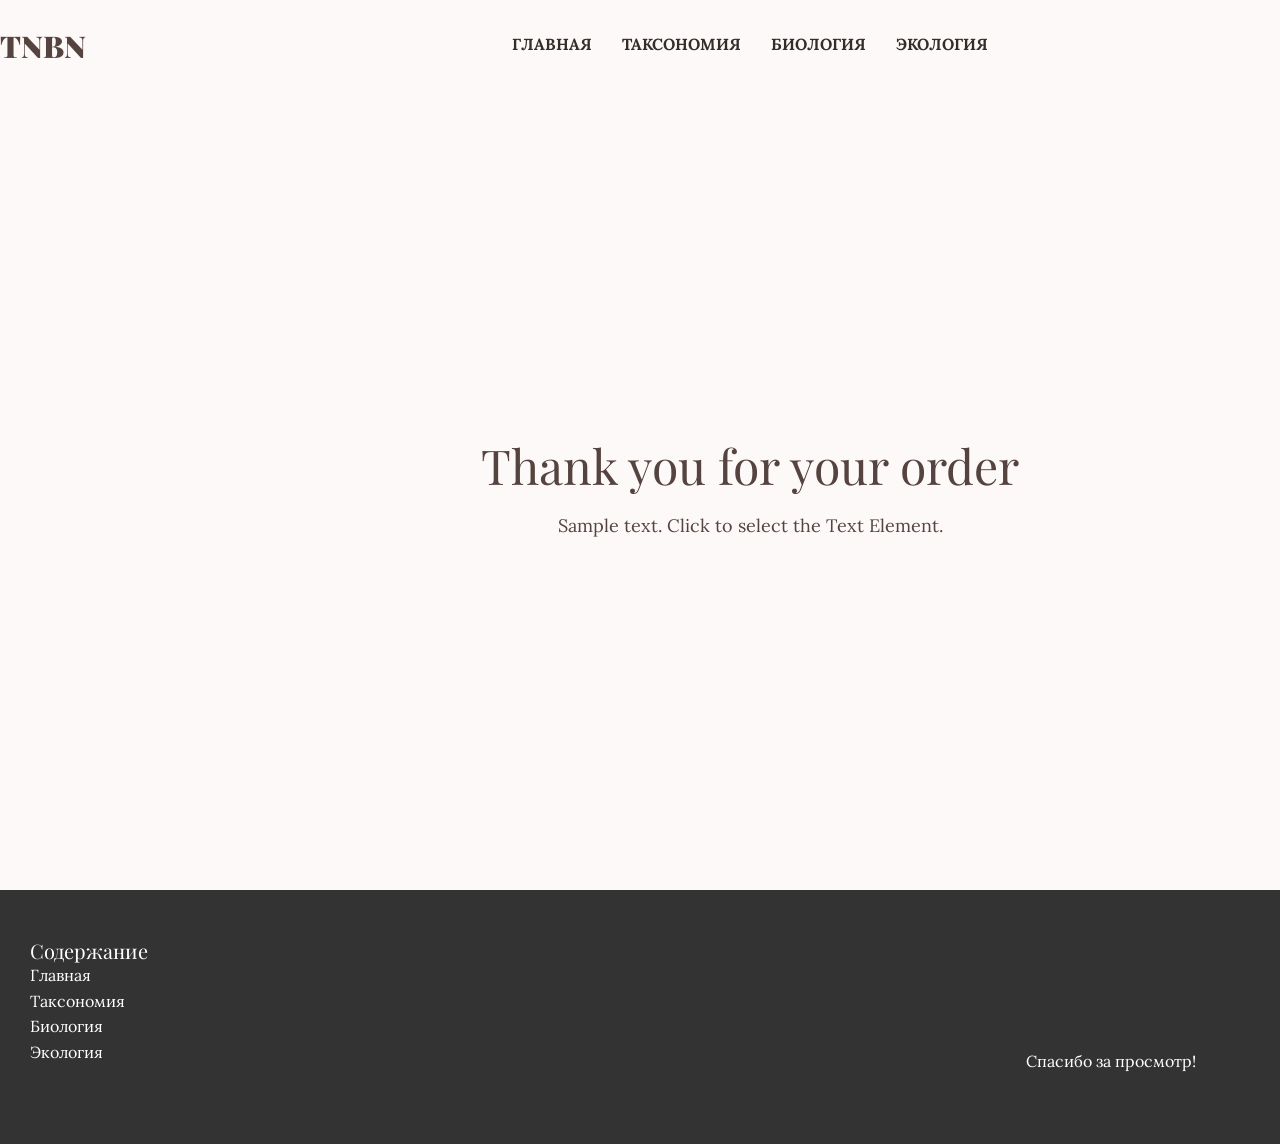
<file: thank-you-page.html>
<!DOCTYPE html>
<html style="font-size: 16px;" lang="ru"><head>
    <meta name="viewport" content="width=device-width, initial-scale=1.0">
    <meta charset="utf-8">
    <meta name="keywords" content="Thank you for your order">
    <meta name="description" content="">
    <title>Thank You Page Template</title>
    <link rel="stylesheet" href="nicepage.css" media="screen">
<link rel="stylesheet" href="Thank-You-Page-Template.css" media="screen">
    <script class="u-script" type="text/javascript" src="jquery.js" defer=""></script>
    <script class="u-script" type="text/javascript" src="nicepage.js" defer=""></script>
    <meta name="generator" content="Nicepage 8.8.2, nicepage.com">
    
    
    
    <link id="u-page-google-font" rel="stylesheet" href="https://fonts.googleapis.com/css2?display=swap&amp;family=Playfair+Display:ital,wght@0,400;0,500;0,600;0,700;0,800;0,900;1,400;1,500;1,600;1,700;1,800;1,900&amp;family=Lora:ital,wght@0,400;0,500;0,600;0,700;1,400;1,500;1,600;1,700">
    <script type="application/ld+json">{
		"@context": "http://schema.org",
		"@type": "Organization",
		"name": "BIoProj"
}</script>
    <meta name="theme-color" content="#c77f89">
    <meta property="og:title" content="Thank You Page Template">
    <meta property="og:description" content="">
    <meta property="og:type" content="website">
  <meta data-intl-tel-input-cdn-path="intlTelInput/"></head>
  <body data-path-to-root="./" data-include-products="true" class="u-body u-xl-mode" data-lang="ru"><header class="u-clearfix u-header u-header" id="header"><div class="u-clearfix u-sheet u-valign-middle-sm u-valign-middle-xs u-sheet-1">
        <h5 data-lang-ru="<a class=&quot;u-active-none u-border-none u-btn u-button-link u-button-style u-hover-none u-none u-text-body-color u-block-control u-btn-1&quot; href=&quot;2323924023&quot; title=&quot;Главная&quot; data-lang-kk=&quot;{&amp;quot;content&amp;quot;:&amp;quot;TNBN​&amp;quot;,&amp;quot;href&amp;quot;:&amp;quot;2323924023&amp;quot;}&quot; data-lang-ru=&quot;{&amp;quot;content&amp;quot;:&amp;quot;TNBN​&amp;quot;,&amp;quot;href&amp;quot;:&amp;quot;2323924023&amp;quot;}&quot; style=&quot;background-image: none; padding-top: 0px; padding-bottom: 0px; padding-left: 0px; padding-right: 0px&quot; data-block=&quot;413&quot;>TNBN​</a>" class="u-text u-text-1" data-lang-en="<a class=&quot;u-active-none u-border-none u-btn u-button-link u-button-style u-hover-none u-none u-text-body-color u-block-control u-btn-1&quot; href=&quot;2323924023&quot; title=&quot;Main&quot; data-lang-kk=&quot;{&amp;quot;content&amp;quot;:&amp;quot;Main page&amp;quot;,&amp;quot;href&amp;quot;:&amp;quot;2323924023&amp;quot;}&quot; data-lang-ru=&quot;{&amp;quot;content&amp;quot;:&amp;quot;Main page&amp;quot;,&amp;quot;href&amp;quot;:&amp;quot;2323924023&amp;quot;}&quot; style=&quot;background-image: none; padding-top: 0px; padding-bottom: 0px; padding-left: 0px; padding-right: 0px&quot; data-block=&quot;3905&quot;>Main page</a>" data-lang-kk="<a class=&quot;u-active-none u-border-none u-btn u-button-link u-button-style u-hover-none u-none u-text-body-color u-btn-1 u-block-control&quot; href=&quot;2323924023&quot; title=&quot;Басты бет&quot; data-lang-kk=&quot;{&amp;quot;content&amp;quot;:&amp;quot;БНБН&amp;quot;,&amp;quot;href&amp;quot;:&amp;quot;2323924023&amp;quot;}&quot; data-lang-ru=&quot;{&amp;quot;content&amp;quot;:&amp;quot;БНБН&amp;quot;,&amp;quot;href&amp;quot;:&amp;quot;2323924023&amp;quot;}&quot; style=&quot;background-image: none; padding-top: 0px; padding-bottom: 0px; padding-left: 0px; padding-right: 0px&quot; data-block=&quot;3981&quot;>БНБН</a>">
          <a class="u-active-none u-border-none u-btn u-button-link u-button-style u-hover-none u-none u-text-body-color u-btn-1" href="./" data-page-id="2323924023" title="Главная" data-lang-kk="{&quot;content&quot;:&quot;TNBN​&quot;,&quot;href&quot;:&quot;2323924023&quot;}" data-lang-ru="{&quot;content&quot;:&quot;TNBN​&quot;,&quot;href&quot;:&quot;2323924023&quot;}">TNBN </a>
        </h5>
        <nav class="u-menu u-menu-one-level u-offcanvas u-menu-1" data-responsive-from="MD" role="navigation">
          <div class="menu-collapse" style="font-size: 1rem; letter-spacing: 0px; font-weight: 700; text-transform: uppercase;">
            <a class="u-button-style u-custom---text-active-color-var u-custom-active-border-color u-custom-active-color u-custom-border u-custom-border-color u-custom-borders u-custom-hover-border-color u-custom-hover-color u-custom-left-right-menu-spacing u-custom-padding-bottom u-custom-text-active-color u-custom-text-color u-custom-text-decoration u-custom-text-hover-color u-custom-top-bottom-menu-spacing u-hamburger-link u-nav-link u-text-active-palette-1-base u-text-hover-palette-2-base u-hamburger-link-1" href="#" data-lang-ru="{&quot;content&quot;:&quot;\n          \n          \n        &quot;,&quot;href&quot;:&quot;#&quot;}" data-lang-kk="{&quot;content&quot;:&quot;\n          \n          \n        &quot;,&quot;href&quot;:&quot;#&quot;}" data-lang-en="{&quot;content&quot;:&quot;\n          \n          \n        &quot;,&quot;href&quot;:&quot;#&quot;}">
              <svg class="u-svg-link" viewBox="0 0 24 24"><use xmlns:xlink="http://www.w3.org/1999/xlink" xlink:href="#menu-hamburger"></use></svg>
              <svg class="u-svg-content" version="1.1" id="menu-hamburger" viewBox="0 0 16 16" x="0px" y="0px" xmlns:xlink="http://www.w3.org/1999/xlink" xmlns="http://www.w3.org/2000/svg"><g><rect y="1" width="16" height="2"></rect><rect y="7" width="16" height="2"></rect><rect y="13" width="16" height="2"></rect>
</g></svg>
            </a>
          </div>
          <div class="u-custom-menu u-nav-container">
            <ul role="menubar" class="u-nav u-spacing-30 u-unstyled u-nav-1"><li role="none" class="u-nav-item"><a role="menuitem" class="u-border-2 u-border-active-palette-1-base u-border-hover-palette-1-light-1 u-border-no-left u-border-no-right u-border-no-top u-button-style u-nav-link u-text-active-palette-5-dark-3 u-text-palette-5-dark-3 u-nav-link-2" href="./" data-lang-ru="{&quot;content&quot;:&quot;Главная&quot;,&quot;href&quot;:&quot;Главная.html&quot;}" data-lang-kk="{&quot;content&quot;:&quot;Басты бет&quot;,&quot;href&quot;:&quot;Главная.html&quot;}" data-lang-en="{&quot;content&quot;:&quot;Main&quot;,&quot;href&quot;:&quot;Главная.html&quot;}">Главная</a>
</li><li role="none" class="u-nav-item"><a role="menuitem" class="u-border-2 u-border-active-palette-1-base u-border-hover-palette-1-light-1 u-border-no-left u-border-no-right u-border-no-top u-button-style u-nav-link u-text-active-palette-5-dark-3 u-text-palette-5-dark-3 u-nav-link-2" href="Таксономия.html" data-lang-en="{&quot;content&quot;:&quot;Taxonomy&quot;,&quot;href&quot;:&quot;Таксономия.html&quot;}" data-lang-ru="{&quot;content&quot;:&quot;Таксономия&quot;,&quot;href&quot;:&quot;Таксономия.html&quot;}" data-lang-kk="{&quot;content&quot;:&quot;Таксонография&quot;,&quot;href&quot;:&quot;Таксономия.html&quot;}">Таксономия</a>
</li><li role="none" class="u-nav-item"><a role="menuitem" class="u-border-2 u-border-active-palette-1-base u-border-hover-palette-1-light-1 u-border-no-left u-border-no-right u-border-no-top u-button-style u-nav-link u-text-active-palette-5-dark-3 u-text-palette-5-dark-3 u-nav-link-2" href="Биология.html" data-lang-en="{&quot;content&quot;:&quot;Biology&quot;,&quot;href&quot;:&quot;Биология.html&quot;}" data-lang-ru="{&quot;content&quot;:&quot;Биология&quot;,&quot;href&quot;:&quot;Биология.html&quot;}" data-lang-kk="{&quot;content&quot;:&quot;Биология&quot;,&quot;href&quot;:&quot;Биология.html&quot;}">Биология</a>
</li><li role="none" class="u-nav-item"><a role="menuitem" class="u-border-2 u-border-active-palette-1-base u-border-hover-palette-1-light-1 u-border-no-left u-border-no-right u-border-no-top u-button-style u-nav-link u-text-active-palette-5-dark-3 u-text-palette-5-dark-3 u-nav-link-2" href="Экология.html" data-lang-en="{&quot;content&quot;:&quot;Ecology&quot;,&quot;href&quot;:&quot;Экология.html&quot;}" data-lang-ru="{&quot;content&quot;:&quot;Экология&quot;,&quot;href&quot;:&quot;Экология.html&quot;}" data-lang-kk="{&quot;content&quot;:&quot;Экология&quot;,&quot;href&quot;:&quot;Экология.html&quot;}">Экология</a>
</li></ul>
          </div>
          <div class="u-custom-menu u-nav-container-collapse" id="18aa" role="region" aria-label="Menu panel">
            <div class="u-black u-container-style u-inner-container-layout u-opacity u-opacity-95 u-sidenav">
              <div class="u-inner-container-layout u-sidenav-overflow">
                <div class="u-menu-close" tabindex="-1" aria-label="Close menu"></div>
                <ul class="u-align-center u-nav u-popupmenu-items u-unstyled u-nav-2" role="menubar"><li role="none" class="u-nav-item"><a role="menuitem" class="u-button-style u-nav-link" href="./" data-lang-ru="{&quot;content&quot;:&quot;Главная&quot;,&quot;href&quot;:&quot;Главная.html&quot;}" data-lang-kk="{&quot;content&quot;:&quot;Басты бет&quot;,&quot;href&quot;:&quot;Главная.html&quot;}" data-lang-en="{&quot;content&quot;:&quot;Main&quot;,&quot;href&quot;:&quot;Главная.html&quot;}">Главная</a>
</li><li role="none" class="u-nav-item"><a role="menuitem" class="u-button-style u-nav-link" href="Таксономия.html" data-lang-en="{&quot;content&quot;:&quot;Taxonomy&quot;,&quot;href&quot;:&quot;Таксономия.html&quot;}" data-lang-ru="{&quot;content&quot;:&quot;Таксономия&quot;,&quot;href&quot;:&quot;Таксономия.html&quot;}" data-lang-kk="{&quot;content&quot;:&quot;Таксонография&quot;,&quot;href&quot;:&quot;Таксономия.html&quot;}">Таксономия</a>
</li><li role="none" class="u-nav-item"><a role="menuitem" class="u-button-style u-nav-link" href="Биология.html" data-lang-en="{&quot;content&quot;:&quot;Biology&quot;,&quot;href&quot;:&quot;Биология.html&quot;}" data-lang-ru="{&quot;content&quot;:&quot;Биология&quot;,&quot;href&quot;:&quot;Биология.html&quot;}" data-lang-kk="{&quot;content&quot;:&quot;Биология&quot;,&quot;href&quot;:&quot;Биология.html&quot;}">Биология</a>
</li><li role="none" class="u-nav-item"><a role="menuitem" class="u-button-style u-nav-link" href="Экология.html" data-lang-en="{&quot;content&quot;:&quot;Ecology&quot;,&quot;href&quot;:&quot;Экология.html&quot;}" data-lang-ru="{&quot;content&quot;:&quot;Экология&quot;,&quot;href&quot;:&quot;Экология.html&quot;}" data-lang-kk="{&quot;content&quot;:&quot;Экология&quot;,&quot;href&quot;:&quot;Экология.html&quot;}">Экология</a>
</li></ul>
              </div>
            </div>
            <div class="u-black u-menu-overlay u-opacity u-opacity-70"></div>
          </div>
          <style class="menu-style">@media (max-width: 939px) {
                    [data-responsive-from="MD"] .u-nav-container {
                        display: none;
                    }
                    [data-responsive-from="MD"] .menu-collapse {
                        display: block;
                    }
                }</style>
        </nav>
      </div></header>
    <section class="u-align-center u-clearfix u-container-align-center u-section-1" id="block-2">
      <div class="u-clearfix u-sheet u-valign-middle u-sheet-1">
        <h2 class="u-align-center u-text u-text-default u-text-1"> Thank you for your order</h2>
        <p class="u-align-center u-text u-text-default u-text-2">Sample text. Click to select the Text Element.</p>
      </div>
    </section>
    
    
    
    <footer class="u-clearfix u-footer u-grey-80" id="footer"><div class="u-clearfix u-sheet u-valign-top-lg u-sheet-1">
        <div class="data-layout-selected u-clearfix u-expanded-width u-gutter-30 u-layout-wrap u-layout-wrap-1">
          <div class="u-gutter-0 u-layout">
            <div class="u-layout-row">
              <div class="u-align-left u-container-align-left u-container-style u-layout-cell u-left-cell u-size-30 u-layout-cell-1">
                <div class="u-container-layout u-valign-top u-container-layout-1"><!--position-->
                  <div data-position="" class="u-position"><!--block-->
                    <div class="u-block">
                      <div class="u-block-container u-clearfix"><!--block_header-->
                        <h5 class="u-block-header u-text" data-lang-en="<!--block_header_content-->
                Content<!--/block_header_content-->" data-lang-ru="<!--block_header_content-->
                Содержание<!--/block_header_content-->" data-lang-kk="<!--block_header_content-->
                Мазмұны<!--/block_header_content-->"><!--block_header_content--> Содержание<!--/block_header_content--></h5><!--/block_header--><!--block_content-->
                        <div class="u-block-content u-text" data-lang-en="<!--block_content_content-->
                Home<br>Taxonomy<br>Biology<br>Ecology<!--/block_content_content-->" data-lang-ru="<!--block_content_content-->
                Главная<br>Таксономия<br>Биология<br>Экология<!--/block_content_content-->" data-lang-kk="<!--block_content_content-->
                Басты<br>Таксономия<br>Биология<br>Экология<!--/block_content_content-->"><!--block_content_content--> Главная<br>Таксономия<br>Биология<br>Экология<!--/block_content_content-->
                        </div><!--/block_content-->
                      </div>
                    </div><!--/block-->
                  </div><!--/position-->
                </div>
              </div>
              <div class="u-align-left u-container-align-left u-container-style u-layout-cell u-size-30 u-layout-cell-2">
                <div class="u-container-layout u-container-layout-2"><!--position-->
                  <div data-position="" class="u-position u-position-2"><!--block-->
                    <div class="u-block">
                      <div class="u-block-container u-clearfix"><!--block_header-->
                        <h5 class="u-block-header u-text" data-lang-en="" data-lang-ru="" data-lang-kk=""><!--block_header_content--><!--/block_header_content--></h5><!--/block_header--><!--block_content-->
                        <div class="u-block-content u-text" data-lang-en="<!--block_content_content-->
                Thank you for watching!<!--/block_content_content-->" data-lang-ru="<!--block_content_content-->
                Спасибо за просмотр!<!--/block_content_content-->" data-lang-kk="<!--block_content_content-->
                Бізді көргеніңізге рақмет!<!--/block_content_content-->"><!--block_content_content--> Спасибо за просмотр!<!--/block_content_content--></div><!--/block_content-->
                      </div>
                    </div><!--/block-->
                  </div><!--/position-->
                </div>
              </div>
            </div>
          </div>
        </div>
      </div></footer>
  
</body></html>
</file>
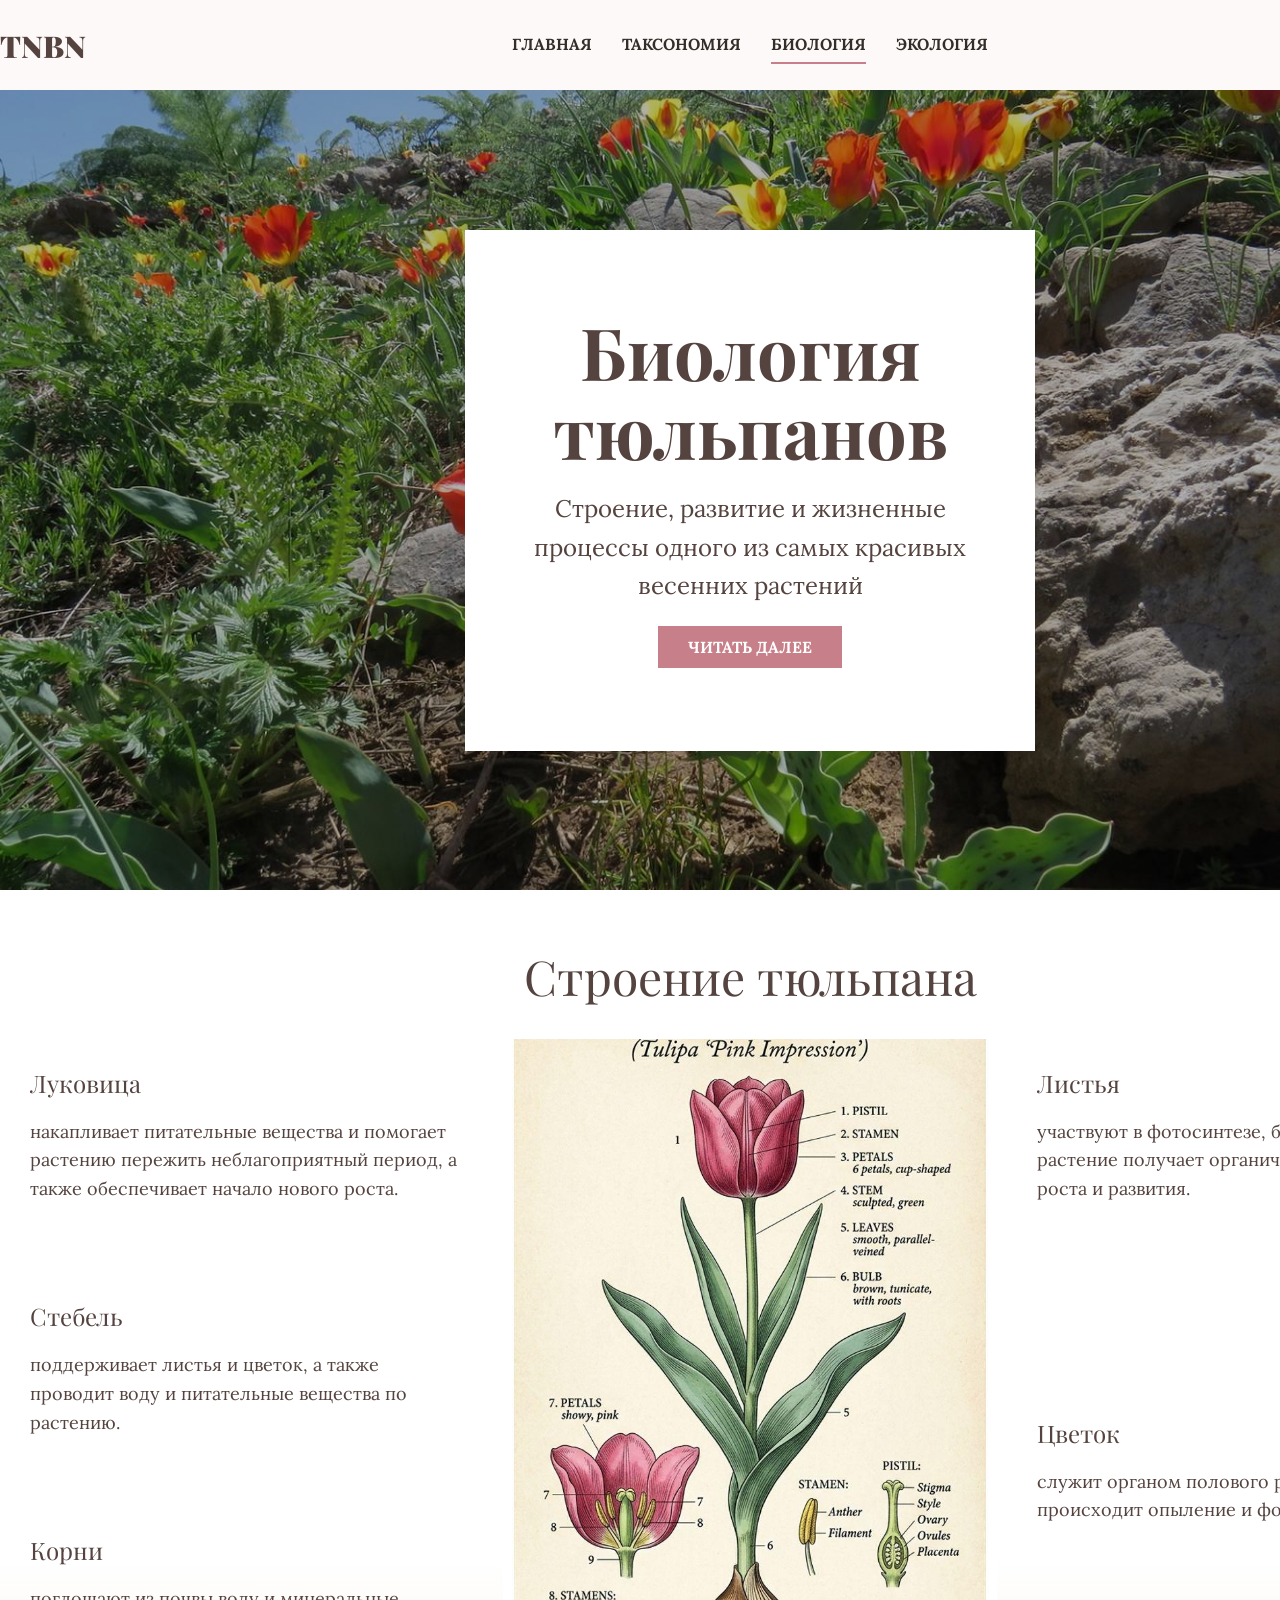
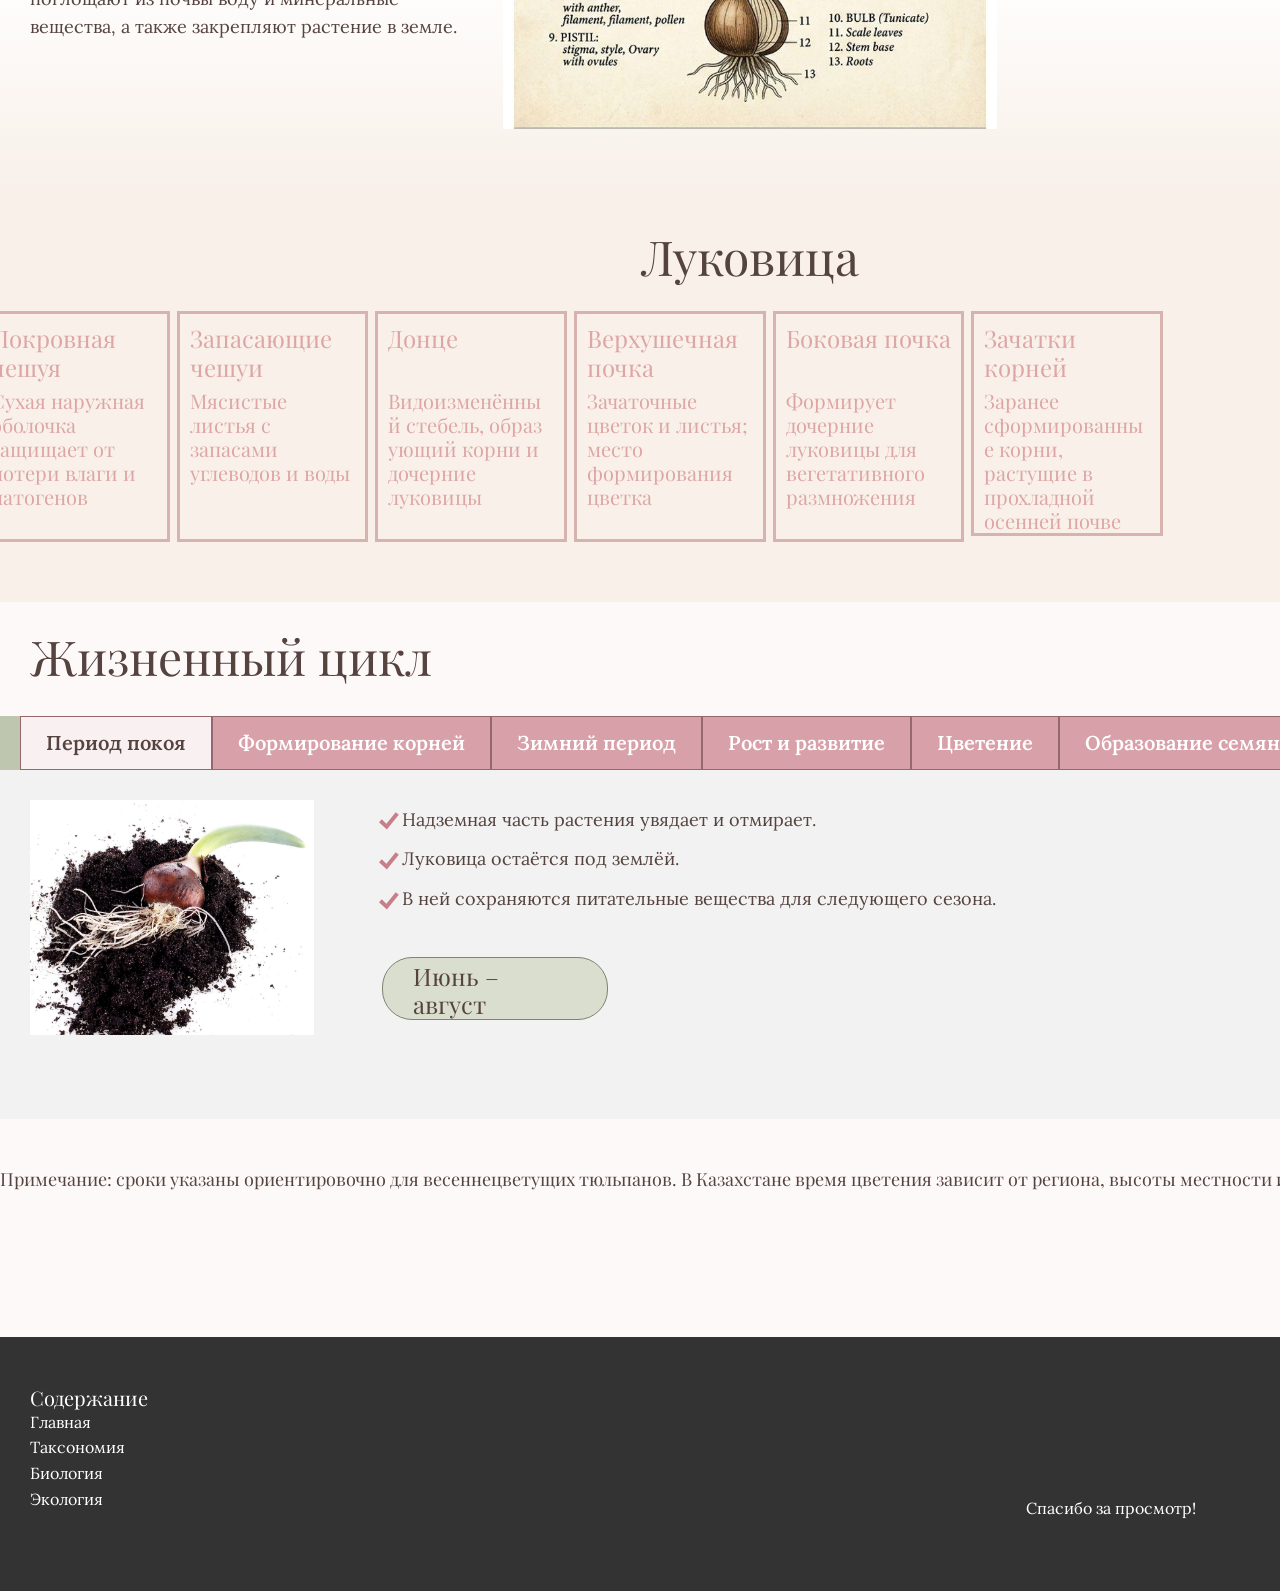
<file: Биология.html>
<!DOCTYPE html>
<html style="font-size: 16px;" lang="ru"><head>
    <meta name="viewport" content="width=device-width, initial-scale=1.0">
    <meta charset="utf-8">
    <meta name="keywords" content="Образец заголовка, Ключевая особенность, Совершенство дизайна, Образец заголовка, Наша команда, $5, $45, $95, Где нас найти?">
    <meta name="description" content="">
    <title>Биология</title>
    <link rel="stylesheet" href="nicepage.css" media="screen">
<link rel="stylesheet" href="Биология.css" media="screen">
    <script class="u-script" type="text/javascript" src="jquery.js" defer=""></script>
    <script class="u-script" type="text/javascript" src="nicepage.js" defer=""></script>
    <meta name="generator" content="Nicepage 8.8.2, nicepage.com">
    
    
    
    
    
    
    <link id="u-page-google-font" rel="stylesheet" href="https://fonts.googleapis.com/css2?display=swap&amp;family=Playfair+Display:ital,wght@0,400;0,500;0,600;0,700;0,800;0,900;1,400;1,500;1,600;1,700;1,800;1,900&amp;family=Lora:ital,wght@0,400;0,500;0,600;0,700;1,400;1,500;1,600;1,700">
    <script type="application/ld+json">{
		"@context": "http://schema.org",
		"@type": "Organization",
		"name": "BIoProj"
}</script>
    <meta name="theme-color" content="#c77f89">
    <meta property="og:title" content="Биология">
    <meta property="og:description" content="">
    <meta property="og:type" content="website">
  <meta data-intl-tel-input-cdn-path="intlTelInput/"></head>
  <body data-path-to-root="./" data-include-products="true" class="u-body u-clearfix u-xl-mode" data-lang="ru"><header class="u-clearfix u-header u-header" id="header"><div class="u-clearfix u-sheet u-valign-middle-sm u-valign-middle-xs u-sheet-1">
        <h5 data-lang-ru="<a class=&quot;u-active-none u-border-none u-btn u-button-link u-button-style u-hover-none u-none u-text-body-color u-block-control u-btn-1&quot; href=&quot;2323924023&quot; title=&quot;Главная&quot; data-lang-kk=&quot;{&amp;quot;content&amp;quot;:&amp;quot;TNBN​&amp;quot;,&amp;quot;href&amp;quot;:&amp;quot;2323924023&amp;quot;}&quot; data-lang-ru=&quot;{&amp;quot;content&amp;quot;:&amp;quot;TNBN​&amp;quot;,&amp;quot;href&amp;quot;:&amp;quot;2323924023&amp;quot;}&quot; style=&quot;background-image: none; padding-top: 0px; padding-bottom: 0px; padding-left: 0px; padding-right: 0px&quot; data-block=&quot;413&quot;>TNBN​</a>" class="u-text u-text-1" data-lang-en="<a class=&quot;u-active-none u-border-none u-btn u-button-link u-button-style u-hover-none u-none u-text-body-color u-block-control u-btn-1&quot; href=&quot;2323924023&quot; title=&quot;Main&quot; data-lang-kk=&quot;{&amp;quot;content&amp;quot;:&amp;quot;Main page&amp;quot;,&amp;quot;href&amp;quot;:&amp;quot;2323924023&amp;quot;}&quot; data-lang-ru=&quot;{&amp;quot;content&amp;quot;:&amp;quot;Main page&amp;quot;,&amp;quot;href&amp;quot;:&amp;quot;2323924023&amp;quot;}&quot; style=&quot;background-image: none; padding-top: 0px; padding-bottom: 0px; padding-left: 0px; padding-right: 0px&quot; data-block=&quot;3905&quot;>Main page</a>" data-lang-kk="<a class=&quot;u-active-none u-border-none u-btn u-button-link u-button-style u-hover-none u-none u-text-body-color u-btn-1 u-block-control&quot; href=&quot;2323924023&quot; title=&quot;Басты бет&quot; data-lang-kk=&quot;{&amp;quot;content&amp;quot;:&amp;quot;БНБН&amp;quot;,&amp;quot;href&amp;quot;:&amp;quot;2323924023&amp;quot;}&quot; data-lang-ru=&quot;{&amp;quot;content&amp;quot;:&amp;quot;БНБН&amp;quot;,&amp;quot;href&amp;quot;:&amp;quot;2323924023&amp;quot;}&quot; style=&quot;background-image: none; padding-top: 0px; padding-bottom: 0px; padding-left: 0px; padding-right: 0px&quot; data-block=&quot;3981&quot;>БНБН</a>">
          <a class="u-active-none u-border-none u-btn u-button-link u-button-style u-hover-none u-none u-text-body-color u-btn-1" href="./" data-page-id="2323924023" title="Главная" data-lang-kk="{&quot;content&quot;:&quot;TNBN​&quot;,&quot;href&quot;:&quot;2323924023&quot;}" data-lang-ru="{&quot;content&quot;:&quot;TNBN​&quot;,&quot;href&quot;:&quot;2323924023&quot;}">TNBN </a>
        </h5>
        <nav class="u-menu u-menu-one-level u-offcanvas u-menu-1" data-responsive-from="MD" role="navigation">
          <div class="menu-collapse" style="font-size: 1rem; letter-spacing: 0px; font-weight: 700; text-transform: uppercase;">
            <a class="u-button-style u-custom---text-active-color-var u-custom-active-border-color u-custom-active-color u-custom-border u-custom-border-color u-custom-borders u-custom-hover-border-color u-custom-hover-color u-custom-left-right-menu-spacing u-custom-padding-bottom u-custom-text-active-color u-custom-text-color u-custom-text-decoration u-custom-text-hover-color u-custom-top-bottom-menu-spacing u-hamburger-link u-nav-link u-text-active-palette-1-base u-text-hover-palette-2-base u-hamburger-link-1" href="#" data-lang-ru="{&quot;content&quot;:&quot;\n          \n          \n        &quot;,&quot;href&quot;:&quot;#&quot;}" data-lang-kk="{&quot;content&quot;:&quot;\n          \n          \n        &quot;,&quot;href&quot;:&quot;#&quot;}" data-lang-en="{&quot;content&quot;:&quot;\n          \n          \n        &quot;,&quot;href&quot;:&quot;#&quot;}">
              <svg class="u-svg-link" viewBox="0 0 24 24"><use xmlns:xlink="http://www.w3.org/1999/xlink" xlink:href="#menu-hamburger"></use></svg>
              <svg class="u-svg-content" version="1.1" id="menu-hamburger" viewBox="0 0 16 16" x="0px" y="0px" xmlns:xlink="http://www.w3.org/1999/xlink" xmlns="http://www.w3.org/2000/svg"><g><rect y="1" width="16" height="2"></rect><rect y="7" width="16" height="2"></rect><rect y="13" width="16" height="2"></rect>
</g></svg>
            </a>
          </div>
          <div class="u-custom-menu u-nav-container">
            <ul role="menubar" class="u-nav u-spacing-30 u-unstyled u-nav-1"><li role="none" class="u-nav-item"><a role="menuitem" class="u-border-2 u-border-active-palette-1-base u-border-hover-palette-1-light-1 u-border-no-left u-border-no-right u-border-no-top u-button-style u-nav-link u-text-active-palette-5-dark-3 u-text-palette-5-dark-3 u-nav-link-2" href="./" data-lang-ru="{&quot;content&quot;:&quot;Главная&quot;,&quot;href&quot;:&quot;Главная.html&quot;}" data-lang-kk="{&quot;content&quot;:&quot;Басты бет&quot;,&quot;href&quot;:&quot;Главная.html&quot;}" data-lang-en="{&quot;content&quot;:&quot;Main&quot;,&quot;href&quot;:&quot;Главная.html&quot;}">Главная</a>
</li><li role="none" class="u-nav-item"><a role="menuitem" class="u-border-2 u-border-active-palette-1-base u-border-hover-palette-1-light-1 u-border-no-left u-border-no-right u-border-no-top u-button-style u-nav-link u-text-active-palette-5-dark-3 u-text-palette-5-dark-3 u-nav-link-2" href="Таксономия.html" data-lang-en="{&quot;content&quot;:&quot;Taxonomy&quot;,&quot;href&quot;:&quot;Таксономия.html&quot;}" data-lang-ru="{&quot;content&quot;:&quot;Таксономия&quot;,&quot;href&quot;:&quot;Таксономия.html&quot;}" data-lang-kk="{&quot;content&quot;:&quot;Таксонография&quot;,&quot;href&quot;:&quot;Таксономия.html&quot;}">Таксономия</a>
</li><li role="none" class="u-nav-item"><a role="menuitem" class="u-border-2 u-border-active-palette-1-base u-border-hover-palette-1-light-1 u-border-no-left u-border-no-right u-border-no-top u-button-style u-nav-link u-text-active-palette-5-dark-3 u-text-palette-5-dark-3 u-nav-link-2" href="Биология.html" data-lang-en="{&quot;content&quot;:&quot;Biology&quot;,&quot;href&quot;:&quot;Биология.html&quot;}" data-lang-ru="{&quot;content&quot;:&quot;Биология&quot;,&quot;href&quot;:&quot;Биология.html&quot;}" data-lang-kk="{&quot;content&quot;:&quot;Биология&quot;,&quot;href&quot;:&quot;Биология.html&quot;}">Биология</a>
</li><li role="none" class="u-nav-item"><a role="menuitem" class="u-border-2 u-border-active-palette-1-base u-border-hover-palette-1-light-1 u-border-no-left u-border-no-right u-border-no-top u-button-style u-nav-link u-text-active-palette-5-dark-3 u-text-palette-5-dark-3 u-nav-link-2" href="Экология.html" data-lang-en="{&quot;content&quot;:&quot;Ecology&quot;,&quot;href&quot;:&quot;Экология.html&quot;}" data-lang-ru="{&quot;content&quot;:&quot;Экология&quot;,&quot;href&quot;:&quot;Экология.html&quot;}" data-lang-kk="{&quot;content&quot;:&quot;Экология&quot;,&quot;href&quot;:&quot;Экология.html&quot;}">Экология</a>
</li></ul>
          </div>
          <div class="u-custom-menu u-nav-container-collapse" id="18aa" role="region" aria-label="Menu panel">
            <div class="u-black u-container-style u-inner-container-layout u-opacity u-opacity-95 u-sidenav">
              <div class="u-inner-container-layout u-sidenav-overflow">
                <div class="u-menu-close" tabindex="-1" aria-label="Close menu"></div>
                <ul class="u-align-center u-nav u-popupmenu-items u-unstyled u-nav-2" role="menubar"><li role="none" class="u-nav-item"><a role="menuitem" class="u-button-style u-nav-link" href="./" data-lang-ru="{&quot;content&quot;:&quot;Главная&quot;,&quot;href&quot;:&quot;Главная.html&quot;}" data-lang-kk="{&quot;content&quot;:&quot;Басты бет&quot;,&quot;href&quot;:&quot;Главная.html&quot;}" data-lang-en="{&quot;content&quot;:&quot;Main&quot;,&quot;href&quot;:&quot;Главная.html&quot;}">Главная</a>
</li><li role="none" class="u-nav-item"><a role="menuitem" class="u-button-style u-nav-link" href="Таксономия.html" data-lang-en="{&quot;content&quot;:&quot;Taxonomy&quot;,&quot;href&quot;:&quot;Таксономия.html&quot;}" data-lang-ru="{&quot;content&quot;:&quot;Таксономия&quot;,&quot;href&quot;:&quot;Таксономия.html&quot;}" data-lang-kk="{&quot;content&quot;:&quot;Таксонография&quot;,&quot;href&quot;:&quot;Таксономия.html&quot;}">Таксономия</a>
</li><li role="none" class="u-nav-item"><a role="menuitem" class="u-button-style u-nav-link" href="Биология.html" data-lang-en="{&quot;content&quot;:&quot;Biology&quot;,&quot;href&quot;:&quot;Биология.html&quot;}" data-lang-ru="{&quot;content&quot;:&quot;Биология&quot;,&quot;href&quot;:&quot;Биология.html&quot;}" data-lang-kk="{&quot;content&quot;:&quot;Биология&quot;,&quot;href&quot;:&quot;Биология.html&quot;}">Биология</a>
</li><li role="none" class="u-nav-item"><a role="menuitem" class="u-button-style u-nav-link" href="Экология.html" data-lang-en="{&quot;content&quot;:&quot;Ecology&quot;,&quot;href&quot;:&quot;Экология.html&quot;}" data-lang-ru="{&quot;content&quot;:&quot;Экология&quot;,&quot;href&quot;:&quot;Экология.html&quot;}" data-lang-kk="{&quot;content&quot;:&quot;Экология&quot;,&quot;href&quot;:&quot;Экология.html&quot;}">Экология</a>
</li></ul>
              </div>
            </div>
            <div class="u-black u-menu-overlay u-opacity u-opacity-70"></div>
          </div>
          <style class="menu-style">@media (max-width: 939px) {
                    [data-responsive-from="MD"] .u-nav-container {
                        display: none;
                    }
                    [data-responsive-from="MD"] .menu-collapse {
                        display: block;
                    }
                }</style>
        </nav>
      </div></header>
    <section class="u-align-left u-clearfix u-container-align-center u-container-align-left u-image u-shading u-section-1" src="" data-image-width="1333" data-image-height="1000" id="block-17">
      <div class="u-clearfix u-sheet u-valign-middle u-sheet-1">
        <div class="u-align-left u-container-align-center u-container-align-left u-container-style u-expanded-width-sm u-expanded-width-xs u-group u-white u-group-1">
          <div class="u-container-layout u-valign-middle u-container-layout-1">
            <h1 class="u-align-center u-text u-text-default u-text-1"> Биология тюльпанов</h1>
            <p class="u-align-center u-large-text u-text u-text-variant u-text-2"> Строение, развитие и жизненные процессы одного из самых красивых весенних растений</p>
            <a href="#" class="u-align-center u-border-none u-btn u-button-style u-palette-1-base u-btn-1">Читать далее</a>
          </div>
        </div>
      </div>
    </section>
    <section class="u-align-center-lg u-align-center-md u-align-center-xl u-align-left-sm u-align-left-xs u-clearfix u-container-align-center-xs u-gradient u-section-2" data-image-width="2000" data-image-height="1333" id="block-20">
      <div class="u-clearfix u-sheet u-sheet-1">
        <h2 class="u-align-center-xs u-text u-text-default u-text-1"> Строение тюльпана</h2>
        <div class="data-layout-selected u-clearfix u-expanded-width u-gutter-10 u-layout-wrap u-layout-wrap-1">
          <div class="u-gutter-0 u-layout">
            <div class="u-layout-row">
              <div class="u-size-20 u-size-30-md">
                <div class="u-layout-col">
                  <div class="u-align-left u-container-align-left u-container-style u-layout-cell u-left-cell u-size-20 u-layout-cell-1">
                    <div class="u-container-layout u-valign-top u-container-layout-1">
                      <h4 class="u-text u-text-default u-text-2"> Луковица</h4>
                      <p class="u-text u-text-3"> накапливает питательные вещества и помогает растению пережить неблагоприятный период, а также обеспечивает начало нового роста.</p>
                    </div>
                  </div>
                  <div class="u-align-left u-container-align-left u-container-style u-layout-cell u-left-cell u-size-20 u-layout-cell-2">
                    <div class="u-container-layout u-valign-top u-container-layout-2">
                      <h4 class="u-text u-text-default u-text-4"> Стебель</h4>
                      <p class="u-text u-text-5"> поддерживает листья и цветок, а также проводит воду и питательные вещества по растению.</p>
                    </div>
                  </div>
                  <div class="u-align-left u-container-align-left u-container-style u-layout-cell u-left-cell u-size-20 u-layout-cell-3">
                    <div class="u-container-layout u-valign-top u-container-layout-3">
                      <h4 class="u-text u-text-default u-text-6"> Корни</h4>
                      <p class="u-text u-text-7"> поглощают из почвы воду и минеральные вещества, а также закрепляют растение в земле.</p>
                    </div>
                  </div>
                </div>
              </div>
              <div class="u-size-20 u-size-30-md">
                <div class="u-layout-row">
                  <div class="u-align-left u-container-align-left u-container-style u-image u-layout-cell u-size-60 u-image-1" src="" data-image-width="1024" data-image-height="1024">
                    <div class="u-container-layout u-valign-top u-container-layout-4" src=""></div>
                  </div>
                </div>
              </div>
              <div class="u-size-20 u-size-60-md">
                <div class="u-layout-col">
                  <div class="u-align-left u-container-align-left u-container-style u-layout-cell u-right-cell u-size-30 u-layout-cell-5">
                    <div class="u-container-layout u-valign-top u-container-layout-5">
                      <h4 class="u-text u-text-default u-text-8"> Листья</h4>
                      <p class="u-text u-text-9"> участвуют в фотосинтезе, благодаря которому растение получает органические вещества для роста и развития.</p>
                    </div>
                  </div>
                  <div class="u-align-left u-container-align-left u-container-style u-layout-cell u-right-cell u-size-30 u-layout-cell-6">
                    <div class="u-container-layout u-valign-top u-container-layout-6">
                      <h4 class="u-text u-text-default u-text-10"> Цветок</h4>
                      <p class="u-text u-text-11"> служит органом полового размножения: в нём происходит опыление и формируются семена.</p>
                    </div>
                  </div>
                </div>
              </div>
            </div>
          </div>
        </div>
      </div>
    </section>
    <section class="u-align-center u-clearfix u-container-align-center u-container-align-center-xl u-palette-5-base u-section-3" id="block-19">
      <div class="u-clearfix u-sheet u-valign-middle-sm u-valign-middle-xs u-sheet-1">
        <h2 class="u-text u-text-1">Луковица </h2>
        <div class="custom-expanded u-list u-list-1">
          <div class="u-repeater u-repeater-1">
            <div class="u-border-3 u-border-palette-4-light-1 u-container-style u-hover-feature u-list-item u-repeater-item u-list-item-1">
              <div class="u-container-layout u-similar-container u-valign-top-xl u-container-layout-1">
                <div class="u-container-style u-expanded-width u-group u-shape-rectangle u-group-1">
                  <div class="u-container-layout">
                    <h4 class="u-align-left u-text u-text-default u-text-palette-3-light-1 u-text-2"> Покровная чешуя</h4>
                  </div>
                </div>
                <div class="u-container-style u-expanded-width u-group u-shape-rectangle u-group-2">
                  <div class="u-container-layout">
                    <h5 class="u-text u-text-palette-3-light-1 u-text-3"> Сухая наружная оболочка защищает от потери влаги и патогенов</h5>
                  </div>
                </div>
              </div>
            </div>
            <div class="u-border-3 u-border-palette-4-light-1 u-container-style u-hover-feature u-list-item u-repeater-item u-list-item-2">
              <div class="u-container-layout u-similar-container u-valign-top-xl u-container-layout-4">
                <div class="u-container-style u-expanded-width u-group u-shape-rectangle u-group-3">
                  <div class="u-container-layout">
                    <h4 class="u-align-left u-text u-text-default u-text-palette-3-light-1 u-text-4"> Запасающие чешуи</h4>
                  </div>
                </div>
                <div class="u-container-style u-expanded-width u-group u-shape-rectangle u-group-4">
                  <div class="u-container-layout">
                    <h5 class="u-text u-text-palette-3-light-1 u-text-5"> Мясистые листья с запасами углеводов и воды</h5>
                  </div>
                </div>
              </div>
            </div>
            <div class="u-border-3 u-border-palette-4-light-1 u-container-style u-hover-feature u-list-item u-repeater-item u-list-item-3">
              <div class="u-container-layout u-similar-container u-valign-top-xl u-container-layout-7">
                <div class="u-container-style u-expanded-width u-group u-shape-rectangle u-group-5">
                  <div class="u-container-layout">
                    <h4 class="u-align-left u-text u-text-default u-text-palette-3-light-1 u-text-6"> Донце</h4>
                  </div>
                </div>
                <div class="u-container-style u-expanded-width u-group u-shape-rectangle u-group-6">
                  <div class="u-container-layout">
                    <h5 class="u-text u-text-palette-3-light-1 u-text-7">Видоизменённый стебель, образ​ующий корни и дочерние луковицы </h5>
                  </div>
                </div>
              </div>
            </div>
            <div class="u-border-3 u-border-palette-4-light-1 u-container-style u-hover-feature u-list-item u-repeater-item u-list-item-4">
              <div class="u-container-layout u-similar-container u-valign-top-xl u-container-layout-10">
                <div class="u-container-style u-expanded-width u-group u-shape-rectangle u-group-7">
                  <div class="u-container-layout">
                    <h4 class="u-align-left u-text u-text-default u-text-palette-3-light-1 u-text-8"> Верху​​​шечная почка</h4>
                  </div>
                </div>
                <div class="u-container-style u-expanded-width u-group u-shape-rectangle u-group-8">
                  <div class="u-container-layout">
                    <h5 class="u-text u-text-palette-3-light-1 u-text-9"> Зачаточные цветок и листья; место формирования цветка</h5>
                  </div>
                </div>
              </div>
            </div>
            <div class="u-border-3 u-border-palette-4-light-1 u-container-style u-hover-feature u-list-item u-repeater-item u-list-item-5">
              <div class="u-container-layout u-similar-container u-valign-top-xl u-container-layout-13">
                <div class="u-container-style u-expanded-width u-group u-shape-rectangle u-group-9">
                  <div class="u-container-layout">
                    <h4 class="u-align-left u-text u-text-default u-text-palette-3-light-1 u-text-10"> Боковая почка</h4>
                  </div>
                </div>
                <div class="u-container-style u-expanded-width u-group u-shape-rectangle u-group-10">
                  <div class="u-container-layout">
                    <h5 class="u-text u-text-palette-3-light-1 u-text-11"> Формирует дочерние луковицы для вегетативного размножения</h5>
                  </div>
                </div>
              </div>
            </div>
            <div class="u-border-3 u-border-palette-4-light-1 u-container-style u-hover-feature u-list-item u-repeater-item u-list-item-6">
              <div class="u-container-layout u-similar-container u-valign-top-xl u-container-layout-16">
                <div class="u-container-style u-expanded-width u-group u-shape-rectangle u-group-11">
                  <div class="u-container-layout">
                    <h4 class="u-align-left u-text u-text-default u-text-palette-3-light-1 u-text-12"> Зачатки корней</h4>
                  </div>
                </div>
                <div class="u-container-style u-expanded-width u-group u-shape-rectangle u-group-12">
                  <div class="u-container-layout">
                    <h5 class="u-text u-text-palette-3-light-1 u-text-13"> Заранее сформированные корни, растущие в прохладной осенней почве</h5>
                  </div>
                </div>
              </div>
            </div>
          </div>
        </div>
      </div>
      
      
      
      
      
      
    </section>
    <section class="u-align-center u-clearfix u-container-align-center u-container-align-center-lg u-container-align-center-xl u-section-4" id="block-23">
      <div class="u-clearfix u-sheet u-valign-top-md u-valign-top-xs u-sheet-1">
        <div class="u-container-style u-expanded-width-xs u-group u-shape-rectangle u-group-1">
          <div class="u-container-layout u-container-layout-1">
            <h2 class="u-text u-text-default u-text-1">Жизненный цикл </h2>
          </div>
        </div>
        <div class="u-expanded-width u-tab-links-align-center u-tabs u-tabs-1">
          <ul class="u-palette-2-light-1 u-spacing-0 u-tab-list u-unstyled u-tab-list-1" role="tablist"><li class="u-tab-item" role="presentation"><a class="active u-active-palette-1-light-3 u-border-1 u-border-palette-1-dark-1 u-button-style u-palette-1-light-1 u-tab-link u-tab-link-1" id="link-tab-0da5" href="#tab-0da5" role="tab">Период покоя</a>
</li><li class="u-tab-item" role="presentation"><a class="u-active-palette-1-light-3 u-border-1 u-border-palette-1-dark-1 u-button-style u-palette-1-light-1 u-tab-link u-tab-link-2" id="link-tab-14b7" href="#tab-14b7" role="tab"> Формирование корней</a>
</li><li class="u-tab-item u-tab-item-3" role="presentation"><a class="u-active-palette-1-light-3 u-border-1 u-border-palette-1-dark-1 u-button-style u-palette-1-light-1 u-tab-link u-tab-link-3" id="link-tab-f68f" href="#tab-f68f" role="tab"> Зимний период</a>
</li><li class="u-tab-item u-tab-item-4" role="presentation"><a class="u-active-palette-1-light-3 u-border-1 u-border-palette-1-dark-1 u-button-style u-palette-1-light-1 u-tab-link u-tab-link-4" id="link-tab-2917" href="#tab-2917" role="tab">Рост и развитие</a>
</li><li class="u-tab-item u-tab-item-5" role="presentation"><a class="u-active-palette-1-light-3 u-border-1 u-border-palette-1-dark-1 u-button-style u-palette-1-light-1 u-tab-link u-tab-link-5" id="link-tab-3291" href="#tab-3291" role="tab">Цветение</a>
</li><li class="u-tab-item" role="presentation"><a class="u-active-palette-1-light-3 u-border-1 u-border-palette-1-dark-1 u-button-style u-palette-1-light-1 u-tab-link u-tab-link-6" id="link-tab-5faf" href="#tab-5faf" role="tab"> Образование семян и новых луковиц </a>
</li></ul>
          <div class="u-tab-content">
            <div class="u-align-left u-container-align-left-lg u-container-align-left-md u-container-align-left-xl u-container-style u-grey-5 u-tab-active u-tab-pane u-tab-pane-1" id="tab-0da5" role="tabpanel" aria-labelledby="link-tab-0da5">
              <div class="u-container-layout u-valign-top-xs u-container-layout-2">
                <img alt="" class="u-expanded-width-xs u-image u-image-default u-image-1" data-image-width="1854" data-image-height="1920" src="images/jbCL39LDuI_PTe2mSXbFawsHkvn_XEGB0YhOd2Hnr44v1vsRtAqHQXBydmjPXXTSGUbAFaImFFeT3pQ-8l3DJAuYcP7bLaP_2KdZZ3JIJ2azlSrKV6sqJpxrgP.jpeg">
                <ul class="u-custom-list u-text u-text-2">
                  <li style="">
                    <div class="class u-list-icon u-text-palette-1-base">
                      <svg xmlns="http://www.w3.org/2000/svg" xmlns:xlink="http://www.w3.org/1999/xlink" version="1.1" xml:space="preserve" class="u-svg-content" viewBox="0 0 512 512" id="svg-0f91" style="font-size: 1.1em; margin: -1.1em;"><path d="m202.6 478-202.6-186.6 70.5-76.6 121.5 111.9 239.4-292.7 80.6 65.9z" fill="currentColor"></path></svg>
                    </div> Надземная часть растения увядает и отмирает.
                  </li>
                  <li style="">
                    <div class="class u-list-icon u-text-palette-1-base">
                      <svg xmlns="http://www.w3.org/2000/svg" xmlns:xlink="http://www.w3.org/1999/xlink" version="1.1" xml:space="preserve" class="u-svg-content" viewBox="0 0 512 512" id="svg-0f91" style="font-size: 1.1em; margin: -1.1em;"><path d="m202.6 478-202.6-186.6 70.5-76.6 121.5 111.9 239.4-292.7 80.6 65.9z" fill="currentColor"></path></svg>
                    </div>Луковица остаётся под землёй.
                  </li>
                  <li style="">
                    <div class="class u-list-icon u-text-palette-1-base">
                      <svg xmlns="http://www.w3.org/2000/svg" xmlns:xlink="http://www.w3.org/1999/xlink" version="1.1" xml:space="preserve" class="u-svg-content" viewBox="0 0 512 512" id="svg-0f91" style="font-size: 1.1em; margin: -1.1em;"><path d="m202.6 478-202.6-186.6 70.5-76.6 121.5 111.9 239.4-292.7 80.6 65.9z" fill="currentColor"></path></svg>
                    </div>В ней сохраняются питательные вещества для следующего сезона.
                  </li>
                </ul>
                <div class="u-border-1 u-border-palette-2-dark-1 u-container-style u-group u-palette-2-light-2 u-radius u-shape-round u-group-2">
                  <div class="u-container-layout u-container-layout-3">
                    <h4 class="u-text u-text-default u-text-3"> Июнь – август</h4>
                  </div>
                </div>
              </div>
            </div>
            <div class="u-align-left u-container-align-left-lg u-container-align-left-md u-container-align-left-xl u-container-style u-grey-5 u-tab-pane u-tab-pane-2" id="tab-14b7" role="tabpanel" aria-labelledby="link-tab-14b7">
              <div class="u-container-layout u-container-layout-4">
                <img alt="" class="custom-expanded u-image u-image-default u-image-2" data-image-width="1024" data-image-height="1024" src="images/PbZG9-_WqbGnOImiddanzqNZNWUDqPKAKsjBtG09iQXvExqeb1uzGsadsuii5BfIu57q3VIYA2ZxWMg8cy-Jq8VKljfEx9iqQo17gAwcPYixe-hlFqvtN2aD1Y.jpeg">
                <ul class="u-custom-list u-text u-text-4">
                  <li style="">
                    <div class="class u-list-icon u-text-palette-1-base">
                      <svg xmlns="http://www.w3.org/2000/svg" xmlns:xlink="http://www.w3.org/1999/xlink" version="1.1" xml:space="preserve" class="u-svg-content" viewBox="0 0 512 512" id="svg-0f91" style="font-size: 1.1em; margin: -1.1em;"><path d="m202.6 478-202.6-186.6 70.5-76.6 121.5 111.9 239.4-292.7 80.6 65.9z" fill="currentColor"></path></svg>
                    </div> У луковицы начинают развиваться корни.
                  </li>
                  <li style="">
                    <div class="class u-list-icon u-text-palette-1-base">
                      <svg xmlns="http://www.w3.org/2000/svg" xmlns:xlink="http://www.w3.org/1999/xlink" version="1.1" xml:space="preserve" class="u-svg-content" viewBox="0 0 512 512" id="svg-0f91" style="font-size: 1.1em; margin: -1.1em;"><path d="m202.6 478-202.6-186.6 70.5-76.6 121.5 111.9 239.4-292.7 80.6 65.9z" fill="currentColor"></path></svg>
                    </div>Они поглощают воду и минеральные вещества.
                  </li>
                  <li style="">
                    <div class="class u-list-icon u-text-palette-1-base">
                      <svg xmlns="http://www.w3.org/2000/svg" xmlns:xlink="http://www.w3.org/1999/xlink" version="1.1" xml:space="preserve" class="u-svg-content" viewBox="0 0 512 512" id="svg-0f91" style="font-size: 1.1em; margin: -1.1em;"><path d="m202.6 478-202.6-186.6 70.5-76.6 121.5 111.9 239.4-292.7 80.6 65.9z" fill="currentColor"></path></svg>
                    </div>Растение готовится к весеннему росту.
                  </li>
                </ul>
                <div class="u-border-1 u-border-palette-2-dark-1 u-container-style u-group u-palette-2-light-2 u-radius u-shape-round u-group-3">
                  <div class="u-container-layout u-container-layout-5">
                    <h4 class="u-text u-text-default u-text-5"> Сентябрь – ноябрь</h4>
                  </div>
                </div>
              </div>
            </div>
            <div class="u-align-left u-container-align-left-lg u-container-align-left-md u-container-align-left-xl u-container-style u-grey-5 u-tab-pane u-tab-pane-3" id="tab-f68f" role="tabpanel" aria-labelledby="link-tab-f68f">
              <div class="u-container-layout u-valign-bottom-xs u-container-layout-6">
                <img alt="" class="custom-expanded u-image u-image-default u-image-3" data-image-width="1920" data-image-height="1096" src="images/tCURJiX5V737njmiJtIOZeJ_2psGo1qetEKQxK1pS2fAB4MZv_PPEYSXWZZmRFeul7GqPWVwuHfDZbXCtm-qE6EUIm3LAlNoO1ghPd-x6F5mi93ktlui0xpGya.jpeg">
                <ul class="u-custom-list u-text u-text-6">
                  <li style="">
                    <div class="class u-list-icon u-text-palette-1-base">
                      <svg xmlns="http://www.w3.org/2000/svg" xmlns:xlink="http://www.w3.org/1999/xlink" version="1.1" xml:space="preserve" class="u-svg-content" viewBox="0 0 512 512" id="svg-0f91" style="font-size: 1.1em; margin: -1.1em;"><path d="m202.6 478-202.6-186.6 70.5-76.6 121.5 111.9 239.4-292.7 80.6 65.9z" fill="currentColor"></path></svg>
                    </div> Луковица находится под землёй.
                  </li>
                  <li style="">
                    <div class="class u-list-icon u-text-palette-1-base">
                      <svg xmlns="http://www.w3.org/2000/svg" xmlns:xlink="http://www.w3.org/1999/xlink" version="1.1" xml:space="preserve" class="u-svg-content" viewBox="0 0 512 512" id="svg-0f91" style="font-size: 1.1em; margin: -1.1em;"><path d="m202.6 478-202.6-186.6 70.5-76.6 121.5 111.9 239.4-292.7 80.6 65.9z" fill="currentColor"></path></svg>
                    </div>Активный рост надземной части отсутствует.
                  </li>
                  <li style="">
                    <div class="class u-list-icon u-text-palette-1-base">
                      <svg xmlns="http://www.w3.org/2000/svg" xmlns:xlink="http://www.w3.org/1999/xlink" version="1.1" xml:space="preserve" class="u-svg-content" viewBox="0 0 512 512" id="svg-0f91" style="font-size: 1.1em; margin: -1.1em;"><path d="m202.6 478-202.6-186.6 70.5-76.6 121.5 111.9 239.4-292.7 80.6 65.9z" fill="currentColor"></path></svg>
                    </div>Низкие температуры помогают подготовить растение к весеннему развитию.
                  </li>
                </ul>
                <div class="u-border-1 u-border-palette-2-dark-1 u-container-style u-group u-palette-2-light-2 u-radius u-shape-round u-group-4">
                  <div class="u-container-layout u-container-layout-7">
                    <h4 class="u-text u-text-default u-text-7"> Декабрь – февраль</h4>
                  </div>
                </div>
              </div>
            </div>
            <div class="u-align-left u-container-align-left-lg u-container-align-left-md u-container-align-left-xl u-container-style u-grey-5 u-tab-pane u-tab-pane-4" id="tab-2917" role="tabpanel" aria-labelledby="link-tab-2917">
              <div class="u-container-layout u-valign-top-sm u-container-layout-8">
                <img alt="" class="custom-expanded u-image u-image-default u-image-4" data-image-width="500" data-image-height="600" src="images/20.jpeg">
                <ul class="u-custom-list u-text u-text-8">
                  <li style="">
                    <div class="class u-list-icon u-text-palette-1-base">
                      <svg xmlns="http://www.w3.org/2000/svg" xmlns:xlink="http://www.w3.org/1999/xlink" version="1.1" xml:space="preserve" class="u-svg-content" viewBox="0 0 512 512" id="svg-0f91" style="font-size: 1.1em; margin: -1.1em;"><path d="m202.6 478-202.6-186.6 70.5-76.6 121.5 111.9 239.4-292.7 80.6 65.9z" fill="currentColor"></path></svg>
                    </div> Из луковицы появляется молодой побег.
                  </li>
                  <li style="">
                    <div class="class u-list-icon u-text-palette-1-base">
                      <svg xmlns="http://www.w3.org/2000/svg" xmlns:xlink="http://www.w3.org/1999/xlink" version="1.1" xml:space="preserve" class="u-svg-content" viewBox="0 0 512 512" id="svg-0f91" style="font-size: 1.1em; margin: -1.1em;"><path d="m202.6 478-202.6-186.6 70.5-76.6 121.5 111.9 239.4-292.7 80.6 65.9z" fill="currentColor"></path></svg>
                    </div>Развиваются стебель и листья.
                  </li>
                  <li style="">
                    <div class="class u-list-icon u-text-palette-1-base">
                      <svg xmlns="http://www.w3.org/2000/svg" xmlns:xlink="http://www.w3.org/1999/xlink" version="1.1" xml:space="preserve" class="u-svg-content" viewBox="0 0 512 512" id="svg-0f91" style="font-size: 1.1em; margin: -1.1em;"><path d="m202.6 478-202.6-186.6 70.5-76.6 121.5 111.9 239.4-292.7 80.6 65.9z" fill="currentColor"></path></svg>
                    </div>Формируется цветочный бутон.
                  </li>
                </ul>
                <div class="u-border-1 u-border-palette-2-dark-1 u-container-style u-group u-palette-2-light-2 u-radius u-shape-round u-group-5">
                  <div class="u-container-layout u-container-layout-9">
                    <h4 class="u-text u-text-default u-text-9"> Март – апрель</h4>
                  </div>
                </div>
              </div>
            </div>
            <div class="u-align-left u-container-align-left-lg u-container-align-left-md u-container-align-left-xl u-container-style u-grey-5 u-tab-pane u-tab-pane-5" id="tab-3291" role="tabpanel" aria-labelledby="link-tab-3291">
              <div class="u-container-layout u-valign-bottom-md u-container-layout-10">
                <img alt="" class="custom-expanded u-image u-image-default u-image-5" data-image-width="1200" data-image-height="800" src="images/QF9szmJlsJdDUYwClIFKHIWnH5e7L83ESJXCMMbW0gt6F8J9zt6laMxwQsNgqJA3X5sXtlnw4AxmwQPW2KnHGyF3VAy420kkm3AIV7_ErGHcefvFNUzMsAgj4s.jpeg">
                <ul class="u-custom-list u-text u-text-10">
                  <li style="">
                    <div class="class u-list-icon u-text-palette-1-base">
                      <svg xmlns="http://www.w3.org/2000/svg" xmlns:xlink="http://www.w3.org/1999/xlink" version="1.1" xml:space="preserve" class="u-svg-content" viewBox="0 0 512 512" id="svg-0f91" style="font-size: 1.1em; margin: -1.1em;"><path d="m202.6 478-202.6-186.6 70.5-76.6 121.5 111.9 239.4-292.7 80.6 65.9z" fill="currentColor"></path></svg>
                    </div> Бутон раскрывается и появляется цветок.
                  </li>
                  <li style="">
                    <div class="class u-list-icon u-text-palette-1-base">
                      <svg xmlns="http://www.w3.org/2000/svg" xmlns:xlink="http://www.w3.org/1999/xlink" version="1.1" xml:space="preserve" class="u-svg-content" viewBox="0 0 512 512" id="svg-0f91" style="font-size: 1.1em; margin: -1.1em;"><path d="m202.6 478-202.6-186.6 70.5-76.6 121.5 111.9 239.4-292.7 80.6 65.9z" fill="currentColor"></path></svg>
                    </div>Тюльпан привлекает насекомых-опылителей.
                  </li>
                  <li style="">
                    <div class="class u-list-icon u-text-palette-1-base">
                      <svg xmlns="http://www.w3.org/2000/svg" xmlns:xlink="http://www.w3.org/1999/xlink" version="1.1" xml:space="preserve" class="u-svg-content" viewBox="0 0 512 512" id="svg-0f91" style="font-size: 1.1em; margin: -1.1em;"><path d="m202.6 478-202.6-186.6 70.5-76.6 121.5 111.9 239.4-292.7 80.6 65.9z" fill="currentColor"></path></svg>
                    </div>После опыления и оплодотворения начинается образование плодов.
                  </li>
                </ul>
                <div class="u-border-1 u-border-palette-2-dark-1 u-container-style u-group u-palette-2-light-2 u-radius u-shape-round u-group-6">
                  <div class="u-container-layout u-container-layout-11">
                    <h4 class="u-align-left u-text u-text-default u-text-11"> Апрель – май</h4>
                  </div>
                </div>
              </div>
            </div>
            <div class="u-align-left u-container-align-left-lg u-container-align-left-md u-container-align-left-xl u-container-style u-grey-5 u-tab-pane u-tab-pane-6" id="tab-5faf" role="tabpanel" aria-labelledby="link-tab-5faf">
              <div class="u-container-layout u-valign-bottom-md u-valign-bottom-sm u-valign-bottom-xs u-container-layout-12">
                <img alt="" class="custom-expanded u-image u-image-default u-image-6" data-image-width="1147" data-image-height="860" src="images/125WfKYuZSArNgGMTWXMgzezNobc6b_FLVDrs986obum8qUrM3sWPcfEwmDCsb1pcG0NhFtXBU05HnYE6jF9vNjCLhEbS5T8xuhQCIJ6jou-e7ZZHJJCllLHj0.jpeg">
                <ul class="u-custom-list u-text u-text-12">
                  <li style="">
                    <div class="class u-list-icon u-text-palette-1-base">
                      <svg xmlns="http://www.w3.org/2000/svg" xmlns:xlink="http://www.w3.org/1999/xlink" version="1.1" xml:space="preserve" class="u-svg-content" viewBox="0 0 512 512" id="svg-0f91" style="font-size: 1.1em; margin: -1.1em;"><path d="m202.6 478-202.6-186.6 70.5-76.6 121.5 111.9 239.4-292.7 80.6 65.9z" fill="currentColor"></path></svg>
                    </div> Формируется плодовая коробочка с семенами.
                  </li>
                  <li style="">
                    <div class="class u-list-icon u-text-palette-1-base">
                      <svg xmlns="http://www.w3.org/2000/svg" xmlns:xlink="http://www.w3.org/1999/xlink" version="1.1" xml:space="preserve" class="u-svg-content" viewBox="0 0 512 512" id="svg-0f91" style="font-size: 1.1em; margin: -1.1em;"><path d="m202.6 478-202.6-186.6 70.5-76.6 121.5 111.9 239.4-292.7 80.6 65.9z" fill="currentColor"></path></svg>
                    </div>Под землёй развиваются дочерние луковицы.
                  </li>
                  <li style="">
                    <div class="class u-list-icon u-text-palette-1-base">
                      <svg xmlns="http://www.w3.org/2000/svg" xmlns:xlink="http://www.w3.org/1999/xlink" version="1.1" xml:space="preserve" class="u-svg-content" viewBox="0 0 512 512" id="svg-0f91" style="font-size: 1.1em; margin: -1.1em;"><path d="m202.6 478-202.6-186.6 70.5-76.6 121.5 111.9 239.4-292.7 80.6 65.9z" fill="currentColor"></path></svg>
                    </div>Листья и стебель постепенно увядают.
                  </li>
                  <li style="">
                    <div class="class u-list-icon u-text-palette-1-base">
                      <svg xmlns="http://www.w3.org/2000/svg" xmlns:xlink="http://www.w3.org/1999/xlink" version="1.1" xml:space="preserve" class="u-svg-content" viewBox="0 0 512 512" id="svg-0f91" style="font-size: 1.1em; margin: -1.1em;"><path d="m202.6 478-202.6-186.6 70.5-76.6 121.5 111.9 239.4-292.7 80.6 65.9z" fill="currentColor"></path></svg>
                    </div>Растение снова переходит в период покоя.
                  </li>
                </ul>
                <div class="u-border-1 u-border-palette-2-dark-1 u-container-style u-group u-palette-2-light-2 u-radius u-shape-round u-group-7">
                  <div class="u-container-layout u-container-layout-13">
                    <h4 class="u-align-center-xl u-align-left-lg u-align-left-md u-align-left-sm u-align-left-xs u-text u-text-default u-text-13"> Май – июнь</h4>
                  </div>
                </div>
              </div>
            </div>
          </div>
        </div>
        <h6 class="u-align-left u-text u-text-14"> Примечание: сроки указаны ориентировочно для весеннецветущих тюльпанов. В Казахстане время цветения зависит от региона, высоты местности и погоды.</h6>
      </div>
    </section>
    
    
    
    <footer class="u-clearfix u-footer u-grey-80" id="footer"><div class="u-clearfix u-sheet u-valign-top-lg u-sheet-1">
        <div class="data-layout-selected u-clearfix u-expanded-width u-gutter-30 u-layout-wrap u-layout-wrap-1">
          <div class="u-gutter-0 u-layout">
            <div class="u-layout-row">
              <div class="u-align-left u-container-align-left u-container-style u-layout-cell u-left-cell u-size-30 u-layout-cell-1">
                <div class="u-container-layout u-valign-top u-container-layout-1"><!--position-->
                  <div data-position="" class="u-position"><!--block-->
                    <div class="u-block">
                      <div class="u-block-container u-clearfix"><!--block_header-->
                        <h5 class="u-block-header u-text" data-lang-en="<!--block_header_content-->
                Content<!--/block_header_content-->" data-lang-ru="<!--block_header_content-->
                Содержание<!--/block_header_content-->" data-lang-kk="<!--block_header_content-->
                Мазмұны<!--/block_header_content-->"><!--block_header_content--> Содержание<!--/block_header_content--></h5><!--/block_header--><!--block_content-->
                        <div class="u-block-content u-text" data-lang-en="<!--block_content_content-->
                Home<br>Taxonomy<br>Biology<br>Ecology<!--/block_content_content-->" data-lang-ru="<!--block_content_content-->
                Главная<br>Таксономия<br>Биология<br>Экология<!--/block_content_content-->" data-lang-kk="<!--block_content_content-->
                Басты<br>Таксономия<br>Биология<br>Экология<!--/block_content_content-->"><!--block_content_content--> Главная<br>Таксономия<br>Биология<br>Экология<!--/block_content_content-->
                        </div><!--/block_content-->
                      </div>
                    </div><!--/block-->
                  </div><!--/position-->
                </div>
              </div>
              <div class="u-align-left u-container-align-left u-container-style u-layout-cell u-size-30 u-layout-cell-2">
                <div class="u-container-layout u-container-layout-2"><!--position-->
                  <div data-position="" class="u-position u-position-2"><!--block-->
                    <div class="u-block">
                      <div class="u-block-container u-clearfix"><!--block_header-->
                        <h5 class="u-block-header u-text" data-lang-en="" data-lang-ru="" data-lang-kk=""><!--block_header_content--><!--/block_header_content--></h5><!--/block_header--><!--block_content-->
                        <div class="u-block-content u-text" data-lang-en="<!--block_content_content-->
                Thank you for watching!<!--/block_content_content-->" data-lang-ru="<!--block_content_content-->
                Спасибо за просмотр!<!--/block_content_content-->" data-lang-kk="<!--block_content_content-->
                Бізді көргеніңізге рақмет!<!--/block_content_content-->"><!--block_content_content--> Спасибо за просмотр!<!--/block_content_content--></div><!--/block_content-->
                      </div>
                    </div><!--/block-->
                  </div><!--/position-->
                </div>
              </div>
            </div>
          </div>
        </div>
      </div></footer>
  
</body></html>
</file>
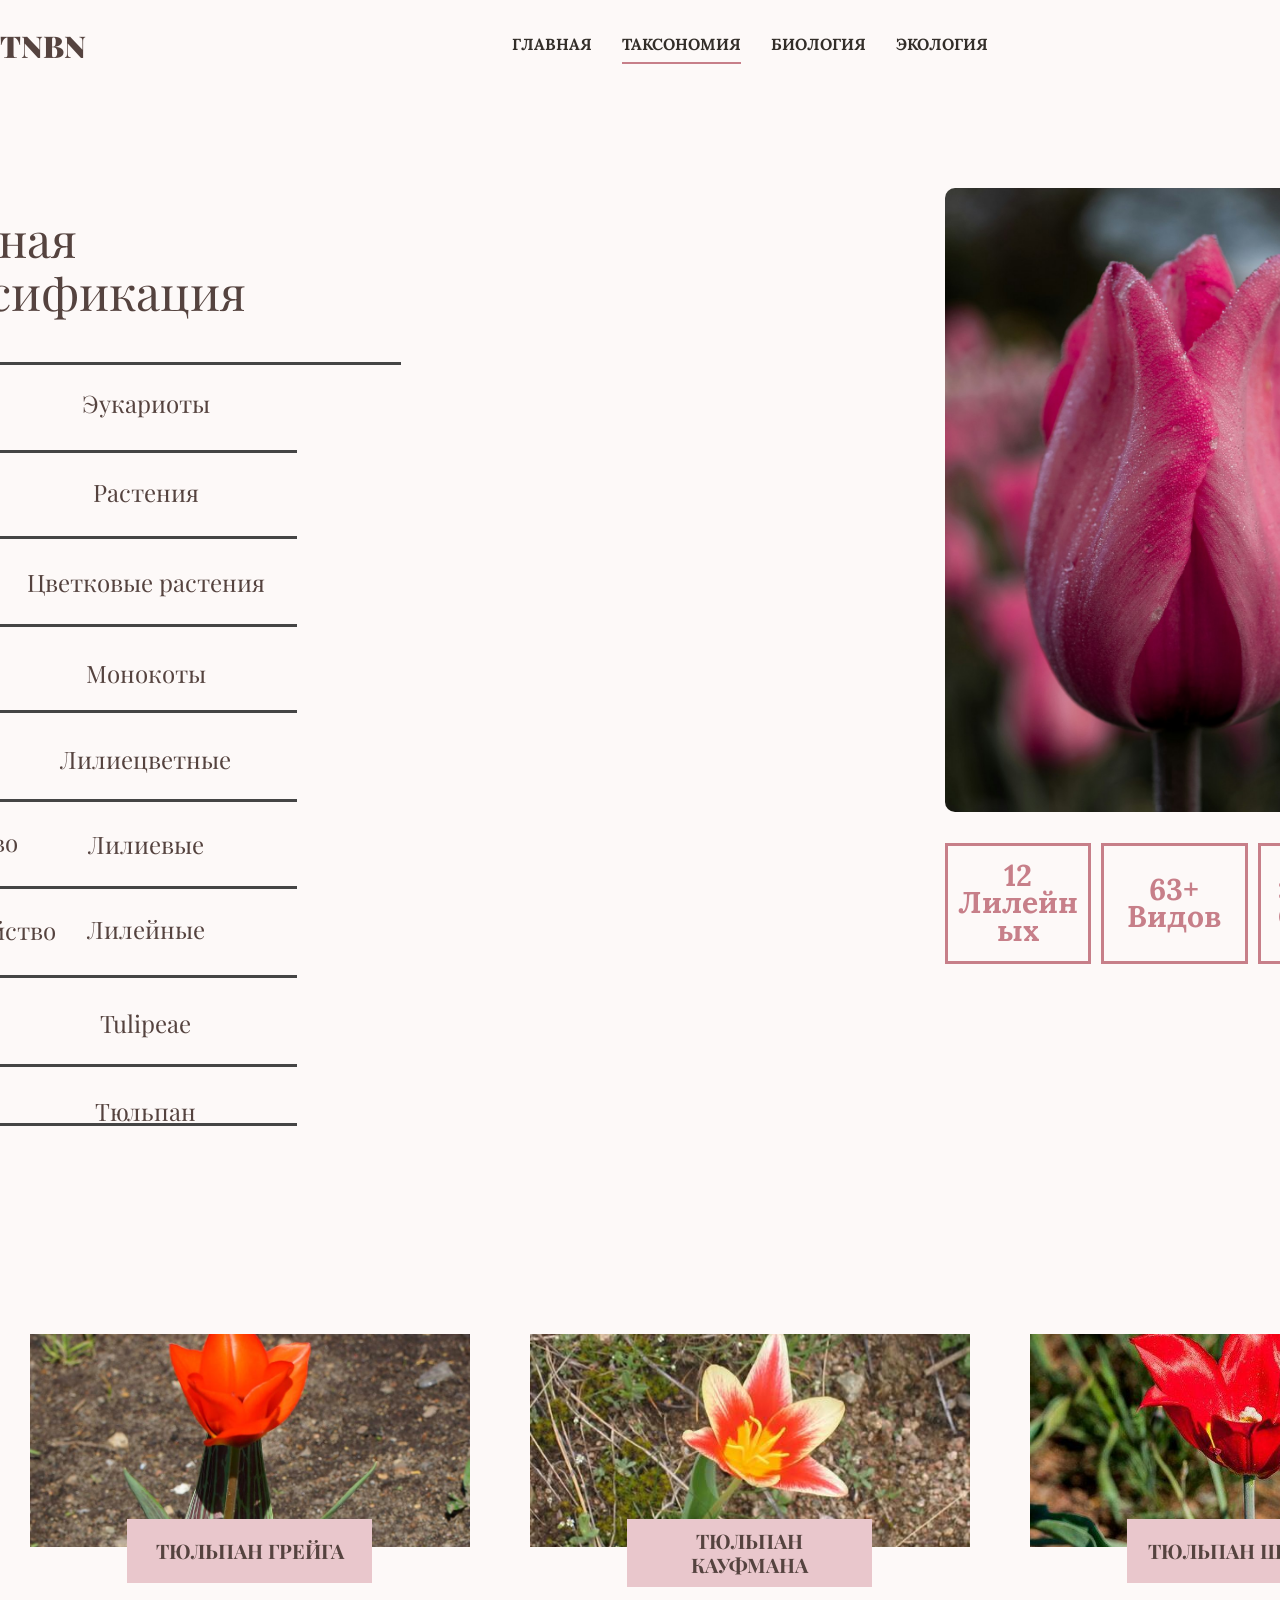
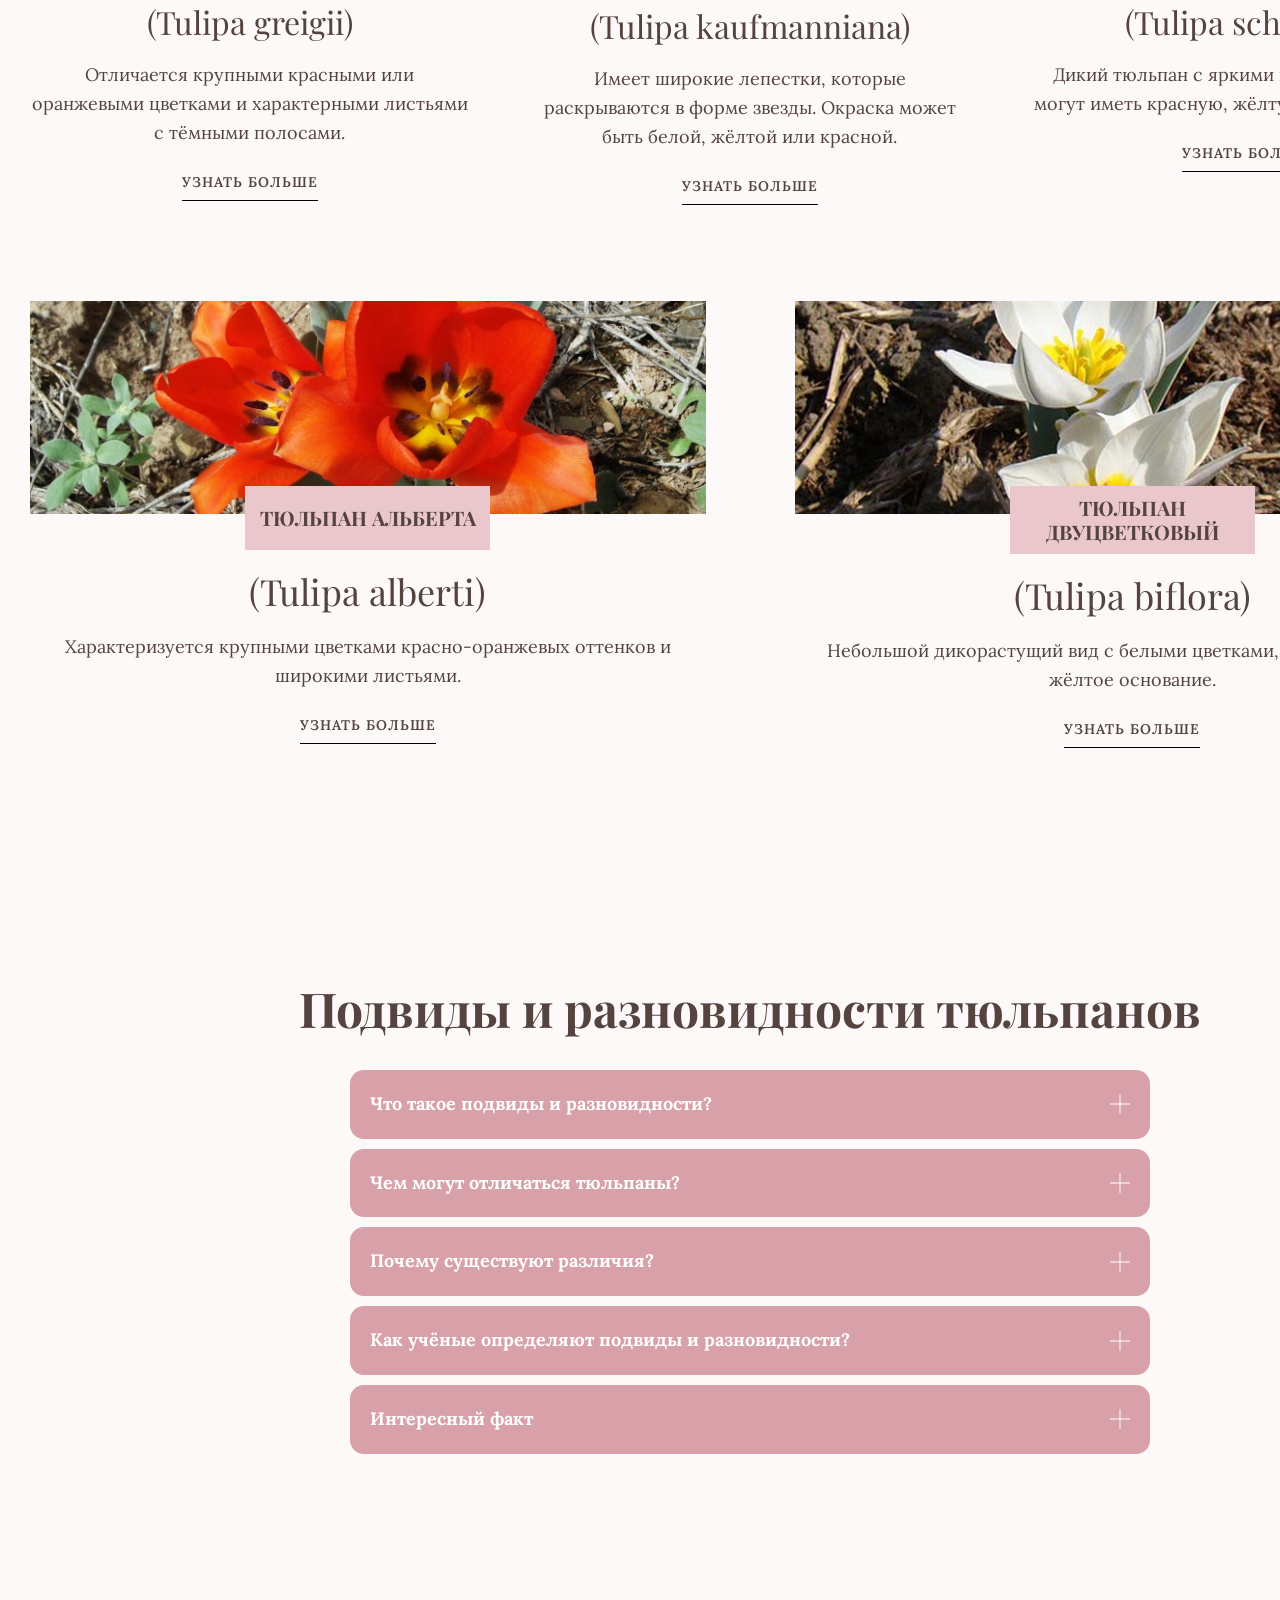
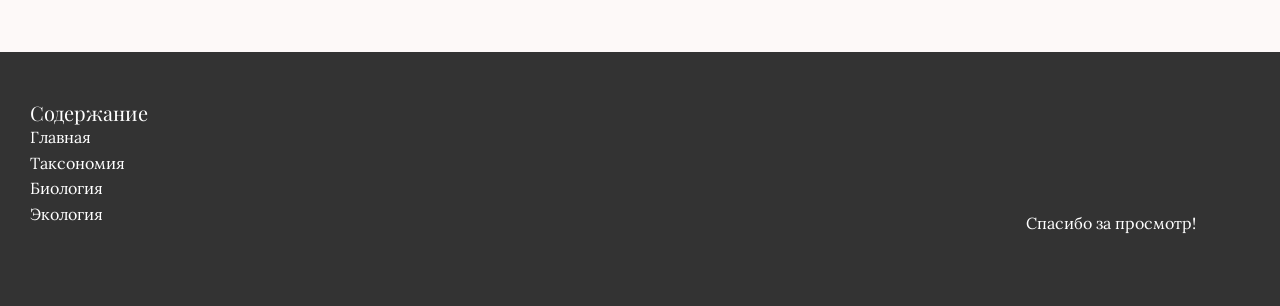
<file: Таксономия.html>
<!DOCTYPE html>
<html style="font-size: 16px;" lang="ru"><head>
    <meta name="viewport" content="width=device-width, initial-scale=1.0">
    <meta charset="utf-8">
    <meta name="keywords" content="Научная класси​фикация​">
    <meta name="description" content="">
    <title>Таксономия</title>
    <link rel="stylesheet" href="nicepage.css" media="screen">
<link rel="stylesheet" href="Таксономия.css" media="screen">
    <script class="u-script" type="text/javascript" src="jquery.js" defer=""></script>
    <script class="u-script" type="text/javascript" src="nicepage.js" defer=""></script>
    <meta name="generator" content="Nicepage 8.8.2, nicepage.com">
    
    
    
    
    
    <link id="u-page-google-font" rel="stylesheet" href="https://fonts.googleapis.com/css2?display=swap&amp;family=Playfair+Display:ital,wght@0,400;0,500;0,600;0,700;0,800;0,900;1,400;1,500;1,600;1,700;1,800;1,900&amp;family=Lora:ital,wght@0,400;0,500;0,600;0,700;1,400;1,500;1,600;1,700">
    <script type="application/ld+json">{
		"@context": "http://schema.org",
		"@type": "Organization",
		"name": "BIoProj"
}</script>
    <meta name="theme-color" content="#c77f89">
    <meta property="og:title" content="Таксономия">
    <meta property="og:description" content="">
    <meta property="og:type" content="website">
  <meta data-intl-tel-input-cdn-path="intlTelInput/"></head>
  <body data-path-to-root="./" data-include-products="true" class="u-body u-clearfix u-overlap u-xl-mode" data-lang="ru"><header class="u-clearfix u-header u-header" id="header"><div class="u-clearfix u-sheet u-valign-middle-sm u-valign-middle-xs u-sheet-1">
        <h5 data-lang-ru="<a class=&quot;u-active-none u-border-none u-btn u-button-link u-button-style u-hover-none u-none u-text-body-color u-block-control u-btn-1&quot; href=&quot;2323924023&quot; title=&quot;Главная&quot; data-lang-kk=&quot;{&amp;quot;content&amp;quot;:&amp;quot;TNBN​&amp;quot;,&amp;quot;href&amp;quot;:&amp;quot;2323924023&amp;quot;}&quot; data-lang-ru=&quot;{&amp;quot;content&amp;quot;:&amp;quot;TNBN​&amp;quot;,&amp;quot;href&amp;quot;:&amp;quot;2323924023&amp;quot;}&quot; style=&quot;background-image: none; padding-top: 0px; padding-bottom: 0px; padding-left: 0px; padding-right: 0px&quot; data-block=&quot;413&quot;>TNBN​</a>" class="u-text u-text-1" data-lang-en="<a class=&quot;u-active-none u-border-none u-btn u-button-link u-button-style u-hover-none u-none u-text-body-color u-block-control u-btn-1&quot; href=&quot;2323924023&quot; title=&quot;Main&quot; data-lang-kk=&quot;{&amp;quot;content&amp;quot;:&amp;quot;Main page&amp;quot;,&amp;quot;href&amp;quot;:&amp;quot;2323924023&amp;quot;}&quot; data-lang-ru=&quot;{&amp;quot;content&amp;quot;:&amp;quot;Main page&amp;quot;,&amp;quot;href&amp;quot;:&amp;quot;2323924023&amp;quot;}&quot; style=&quot;background-image: none; padding-top: 0px; padding-bottom: 0px; padding-left: 0px; padding-right: 0px&quot; data-block=&quot;3905&quot;>Main page</a>" data-lang-kk="<a class=&quot;u-active-none u-border-none u-btn u-button-link u-button-style u-hover-none u-none u-text-body-color u-btn-1 u-block-control&quot; href=&quot;2323924023&quot; title=&quot;Басты бет&quot; data-lang-kk=&quot;{&amp;quot;content&amp;quot;:&amp;quot;БНБН&amp;quot;,&amp;quot;href&amp;quot;:&amp;quot;2323924023&amp;quot;}&quot; data-lang-ru=&quot;{&amp;quot;content&amp;quot;:&amp;quot;БНБН&amp;quot;,&amp;quot;href&amp;quot;:&amp;quot;2323924023&amp;quot;}&quot; style=&quot;background-image: none; padding-top: 0px; padding-bottom: 0px; padding-left: 0px; padding-right: 0px&quot; data-block=&quot;3981&quot;>БНБН</a>">
          <a class="u-active-none u-border-none u-btn u-button-link u-button-style u-hover-none u-none u-text-body-color u-btn-1" href="./" data-page-id="2323924023" title="Главная" data-lang-kk="{&quot;content&quot;:&quot;TNBN​&quot;,&quot;href&quot;:&quot;2323924023&quot;}" data-lang-ru="{&quot;content&quot;:&quot;TNBN​&quot;,&quot;href&quot;:&quot;2323924023&quot;}">TNBN </a>
        </h5>
        <nav class="u-menu u-menu-one-level u-offcanvas u-menu-1" data-responsive-from="MD" role="navigation">
          <div class="menu-collapse" style="font-size: 1rem; letter-spacing: 0px; font-weight: 700; text-transform: uppercase;">
            <a class="u-button-style u-custom---text-active-color-var u-custom-active-border-color u-custom-active-color u-custom-border u-custom-border-color u-custom-borders u-custom-hover-border-color u-custom-hover-color u-custom-left-right-menu-spacing u-custom-padding-bottom u-custom-text-active-color u-custom-text-color u-custom-text-decoration u-custom-text-hover-color u-custom-top-bottom-menu-spacing u-hamburger-link u-nav-link u-text-active-palette-1-base u-text-hover-palette-2-base u-hamburger-link-1" href="#" data-lang-ru="{&quot;content&quot;:&quot;\n          \n          \n        &quot;,&quot;href&quot;:&quot;#&quot;}" data-lang-kk="{&quot;content&quot;:&quot;\n          \n          \n        &quot;,&quot;href&quot;:&quot;#&quot;}" data-lang-en="{&quot;content&quot;:&quot;\n          \n          \n        &quot;,&quot;href&quot;:&quot;#&quot;}">
              <svg class="u-svg-link" viewBox="0 0 24 24"><use xmlns:xlink="http://www.w3.org/1999/xlink" xlink:href="#menu-hamburger"></use></svg>
              <svg class="u-svg-content" version="1.1" id="menu-hamburger" viewBox="0 0 16 16" x="0px" y="0px" xmlns:xlink="http://www.w3.org/1999/xlink" xmlns="http://www.w3.org/2000/svg"><g><rect y="1" width="16" height="2"></rect><rect y="7" width="16" height="2"></rect><rect y="13" width="16" height="2"></rect>
</g></svg>
            </a>
          </div>
          <div class="u-custom-menu u-nav-container">
            <ul role="menubar" class="u-nav u-spacing-30 u-unstyled u-nav-1"><li role="none" class="u-nav-item"><a role="menuitem" class="u-border-2 u-border-active-palette-1-base u-border-hover-palette-1-light-1 u-border-no-left u-border-no-right u-border-no-top u-button-style u-nav-link u-text-active-palette-5-dark-3 u-text-palette-5-dark-3 u-nav-link-2" href="./" data-lang-ru="{&quot;content&quot;:&quot;Главная&quot;,&quot;href&quot;:&quot;Главная.html&quot;}" data-lang-kk="{&quot;content&quot;:&quot;Басты бет&quot;,&quot;href&quot;:&quot;Главная.html&quot;}" data-lang-en="{&quot;content&quot;:&quot;Main&quot;,&quot;href&quot;:&quot;Главная.html&quot;}">Главная</a>
</li><li role="none" class="u-nav-item"><a role="menuitem" class="u-border-2 u-border-active-palette-1-base u-border-hover-palette-1-light-1 u-border-no-left u-border-no-right u-border-no-top u-button-style u-nav-link u-text-active-palette-5-dark-3 u-text-palette-5-dark-3 u-nav-link-2" href="Таксономия.html" data-lang-en="{&quot;content&quot;:&quot;Taxonomy&quot;,&quot;href&quot;:&quot;Таксономия.html&quot;}" data-lang-ru="{&quot;content&quot;:&quot;Таксономия&quot;,&quot;href&quot;:&quot;Таксономия.html&quot;}" data-lang-kk="{&quot;content&quot;:&quot;Таксонография&quot;,&quot;href&quot;:&quot;Таксономия.html&quot;}">Таксономия</a>
</li><li role="none" class="u-nav-item"><a role="menuitem" class="u-border-2 u-border-active-palette-1-base u-border-hover-palette-1-light-1 u-border-no-left u-border-no-right u-border-no-top u-button-style u-nav-link u-text-active-palette-5-dark-3 u-text-palette-5-dark-3 u-nav-link-2" href="Биология.html" data-lang-en="{&quot;content&quot;:&quot;Biology&quot;,&quot;href&quot;:&quot;Биология.html&quot;}" data-lang-ru="{&quot;content&quot;:&quot;Биология&quot;,&quot;href&quot;:&quot;Биология.html&quot;}" data-lang-kk="{&quot;content&quot;:&quot;Биология&quot;,&quot;href&quot;:&quot;Биология.html&quot;}">Биология</a>
</li><li role="none" class="u-nav-item"><a role="menuitem" class="u-border-2 u-border-active-palette-1-base u-border-hover-palette-1-light-1 u-border-no-left u-border-no-right u-border-no-top u-button-style u-nav-link u-text-active-palette-5-dark-3 u-text-palette-5-dark-3 u-nav-link-2" href="Экология.html" data-lang-en="{&quot;content&quot;:&quot;Ecology&quot;,&quot;href&quot;:&quot;Экология.html&quot;}" data-lang-ru="{&quot;content&quot;:&quot;Экология&quot;,&quot;href&quot;:&quot;Экология.html&quot;}" data-lang-kk="{&quot;content&quot;:&quot;Экология&quot;,&quot;href&quot;:&quot;Экология.html&quot;}">Экология</a>
</li></ul>
          </div>
          <div class="u-custom-menu u-nav-container-collapse" id="18aa" role="region" aria-label="Menu panel">
            <div class="u-black u-container-style u-inner-container-layout u-opacity u-opacity-95 u-sidenav">
              <div class="u-inner-container-layout u-sidenav-overflow">
                <div class="u-menu-close" tabindex="-1" aria-label="Close menu"></div>
                <ul class="u-align-center u-nav u-popupmenu-items u-unstyled u-nav-2" role="menubar"><li role="none" class="u-nav-item"><a role="menuitem" class="u-button-style u-nav-link" href="./" data-lang-ru="{&quot;content&quot;:&quot;Главная&quot;,&quot;href&quot;:&quot;Главная.html&quot;}" data-lang-kk="{&quot;content&quot;:&quot;Басты бет&quot;,&quot;href&quot;:&quot;Главная.html&quot;}" data-lang-en="{&quot;content&quot;:&quot;Main&quot;,&quot;href&quot;:&quot;Главная.html&quot;}">Главная</a>
</li><li role="none" class="u-nav-item"><a role="menuitem" class="u-button-style u-nav-link" href="Таксономия.html" data-lang-en="{&quot;content&quot;:&quot;Taxonomy&quot;,&quot;href&quot;:&quot;Таксономия.html&quot;}" data-lang-ru="{&quot;content&quot;:&quot;Таксономия&quot;,&quot;href&quot;:&quot;Таксономия.html&quot;}" data-lang-kk="{&quot;content&quot;:&quot;Таксонография&quot;,&quot;href&quot;:&quot;Таксономия.html&quot;}">Таксономия</a>
</li><li role="none" class="u-nav-item"><a role="menuitem" class="u-button-style u-nav-link" href="Биология.html" data-lang-en="{&quot;content&quot;:&quot;Biology&quot;,&quot;href&quot;:&quot;Биология.html&quot;}" data-lang-ru="{&quot;content&quot;:&quot;Биология&quot;,&quot;href&quot;:&quot;Биология.html&quot;}" data-lang-kk="{&quot;content&quot;:&quot;Биология&quot;,&quot;href&quot;:&quot;Биология.html&quot;}">Биология</a>
</li><li role="none" class="u-nav-item"><a role="menuitem" class="u-button-style u-nav-link" href="Экология.html" data-lang-en="{&quot;content&quot;:&quot;Ecology&quot;,&quot;href&quot;:&quot;Экология.html&quot;}" data-lang-ru="{&quot;content&quot;:&quot;Экология&quot;,&quot;href&quot;:&quot;Экология.html&quot;}" data-lang-kk="{&quot;content&quot;:&quot;Экология&quot;,&quot;href&quot;:&quot;Экология.html&quot;}">Экология</a>
</li></ul>
              </div>
            </div>
            <div class="u-black u-menu-overlay u-opacity u-opacity-70"></div>
          </div>
          <style class="menu-style">@media (max-width: 939px) {
                    [data-responsive-from="MD"] .u-nav-container {
                        display: none;
                    }
                    [data-responsive-from="MD"] .menu-collapse {
                        display: block;
                    }
                }</style>
        </nav>
      </div></header>
    <section class="u-clearfix u-section-1" id="block-24">
      <img class="u-image u-image-round u-radius u-image-1" src="images/photo-1557110081-c37706c3b9b1.jpeg" alt="" data-image-width="1080" data-image-height="1440">
      <div class="u-container-style u-group u-preserve-proportions u-group-1">
        <div class="u-container-layout u-container-layout-1">
          <div class="custom-expanded u-border-3 u-border-grey-dark-1 u-expanded-width-xl u-shape u-shape-bottom u-shape-left u-shape-line u-shape-right u-shape-1"></div>
          <h4 class="u-text u-text-default u-text-1"> Эукариоты </h4>
          <h4 class="u-text u-text-default u-text-2">Домен </h4>
          <div class="u-border-3 u-border-grey-dark-1 u-shape u-shape-bottom u-shape-left u-shape-line u-shape-right u-shape-2"></div>
          <h4 class="u-text u-text-default u-text-3"> Царство</h4>
          <h4 class="u-text u-text-default u-text-4">Растения </h4>
          <div class="u-border-3 u-border-grey-dark-1 u-shape u-shape-bottom u-shape-left u-shape-line u-shape-right u-shape-3"></div>
          <h4 class="u-text u-text-default u-text-5"> Клада₁</h4>
          <h4 class="u-text u-text-default u-text-6">Цветковые растения </h4>
          <div class="u-border-3 u-border-grey-dark-1 u-shape u-shape-bottom u-shape-left u-shape-line u-shape-right u-shape-4"></div>
          <h4 class="u-text u-text-default u-text-7">Клада₂</h4>
          <h4 class="u-text u-text-default u-text-8">Монокоты </h4>
          <div class="u-border-3 u-border-grey-dark-1 u-shape u-shape-bottom u-shape-left u-shape-line u-shape-right u-shape-5"></div>
          <h4 class="u-text u-text-default u-text-9">Порядок </h4>
          <h4 class="u-text u-text-default u-text-10">Лилиецветные </h4>
          <div class="u-border-3 u-border-grey-dark-1 u-shape u-shape-bottom u-shape-left u-shape-line u-shape-right u-shape-6"></div>
          <h4 class="u-text u-text-default u-text-11">Семейство </h4>
          <h4 class="u-text u-text-default u-text-12">Лилиевые </h4>
          <div class="u-border-3 u-border-grey-dark-1 u-shape u-shape-bottom u-shape-left u-shape-line u-shape-right u-shape-7"></div>
          <h4 class="u-text u-text-default u-text-13">Подсемейство </h4>
          <h4 class="u-text u-text-default u-text-14">Лилейные </h4>
          <div class="custom-expanded u-border-3 u-border-grey-dark-1 u-shape u-shape-bottom u-shape-left u-shape-line u-shape-right u-shape-8"></div>
          <h4 class="u-text u-text-default u-text-15"> Триба</h4>
          <h4 class="u-text u-text-default u-text-16">Tulipeae </h4>
          <div class="u-border-3 u-border-grey-dark-1 u-shape u-shape-bottom u-shape-left u-shape-line u-shape-right u-shape-9"></div>
          <h4 class="u-text u-text-default u-text-17">Род </h4>
          <h4 class="u-text u-text-default u-text-18">Тюльпан </h4>
        </div>
      </div>
      <div class="u-container-style u-group u-group-2">
        <div class="u-container-layout u-container-layout-2">
          <h2 class="u-text u-text-19">Научная класси<span style="font-size: 2.25rem;"></span>фикация 
          </h2>
        </div>
      </div>
      <div class="u-list u-list-1">
        <div class="u-repeater u-repeater-1">
          <div class="u-border-3 u-border-palette-1-base u-container-style u-custom-item u-list-item u-repeater-item u-list-item-1" data-animation-name="" data-animation-duration="0" data-animation-delay="0" data-animation-direction="">
            <div class="u-container-layout u-similar-container u-valign-middle-lg u-valign-middle-sm u-valign-middle-xl u-valign-middle-xs u-container-layout-3">
              <p class="u-align-center u-text u-text-palette-1-base u-text-20" data-animation-name="counter" data-animation-duration="3000" data-animation-delay="0" data-animation-direction=""> 15 <br><span style="font-size: 1.125rem;" class="u-text-grey-80"> Лилейных</span>
                <br>
              </p>
            </div>
          </div>
          <div class="u-border-3 u-border-palette-1-base u-container-style u-custom-item u-list-item u-repeater-item u-list-item-2" data-animation-name="" data-animation-duration="0" data-animation-delay="0" data-animation-direction="">
            <div class="u-container-layout u-similar-container u-valign-middle-lg u-valign-middle-sm u-valign-middle-xl u-valign-middle-xs u-container-layout-4">
              <p class="u-align-center u-text u-text-palette-1-base u-text-21" data-animation-name="counter" data-animation-duration="3000" data-animation-delay="0" data-animation-direction="">80+<br><span style="font-size: 1.125rem;"><span class="u-text-grey-80"> Видов</span></span>
                <br>
              </p>
            </div>
          </div>
          <div class="u-border-3 u-border-palette-1-base u-container-style u-custom-item u-list-item u-repeater-item u-list-item-3" data-animation-name="" data-animation-duration="0" data-animation-delay="0" data-animation-direction="">
            <div class="u-container-layout u-similar-container u-valign-middle-lg u-valign-middle-sm u-valign-middle-xl u-valign-middle-xs u-container-layout-5">
              <p class="u-align-center u-text u-text-palette-1-base u-text-22" data-animation-name="counter" data-animation-duration="3000" data-animation-delay="0" data-animation-direction=""> &gt; 10 000<br><span style="font-size: 1.125rem;"><span class="u-text-grey-80"> Cортов</span></span>
                <br>
              </p>
            </div>
          </div>
        </div>
      </div>
      <div class="u-border-3 u-border-grey-dark-1 u-shape u-shape-bottom u-shape-left u-shape-line u-shape-right u-shape-10"></div>
    </section>
    <section class="u-align-center u-clearfix u-container-align-center u-section-2" id="block-28">
      <div class="u-clearfix u-sheet u-sheet-1">
        <div class="u-expanded-width u-layout-grid u-list u-list-1">
          <div class="u-repeater u-repeater-1">
            <div class="u-align-center u-container-align-center u-container-style u-list-item u-repeater-item u-list-item-1">
              <div class="u-container-layout u-similar-container u-valign-top-lg u-valign-top-md u-valign-top-sm u-valign-top-xs u-container-layout-1">
                <img class="u-expanded-width u-image u-image-1" src="images/CwNmPEfB0qZKAiUyvRKhH43uuTVQe3NadrKFSljvKqe4WOp8vpZ99U5S-akzlidCBYp2Agr3MWA_9VfTF2ahxeGPPqTpbWVNBu8b7QXCyWcOMVO4xoImvJQhpY.jpeg" data-image-width="933" data-image-height="1200">
                <div class="u-align-center u-container-align-center u-container-style u-group u-palette-1-light-2 u-group-1">
                  <div class="u-container-layout u-valign-middle u-container-layout-2">
                    <h5 class="u-text u-text-default u-text-1"> Тюльпан Грейга</h5>
                  </div>
                </div>
                <h4 class="u-align-center u-text u-text-default u-text-2"> (Tulipa greigii)</h4>
                <p class="u-text u-text-default u-text-3"> Отличается крупными красными или оранжевыми цветками и характерными листьями с тёмными полосами.</p>
                <a href="https://www.plantarium.ru/page/view/item/39544.html" class="u-border-1 u-border-black u-border-hover-palette-2-base u-border-no-left u-border-no-right u-border-no-top u-btn u-btn-rectangle u-button-style u-none u-text-body-color u-text-hover-palette-2-base u-btn-1">узнать больше</a>
              </div>
            </div>
            <div class="u-align-center u-container-align-center u-container-style u-list-item u-repeater-item u-list-item-2">
              <div class="u-container-layout u-similar-container u-valign-top-lg u-valign-top-md u-valign-top-sm u-valign-top-xs u-container-layout-3">
                <img class="u-expanded-width u-image u-image-2" src="images/mfivm8CpT4qv8tmQFpz4R5fU-fz4LaO8dp2yLZ4ZBQEWj_uACQxHkD0FGSm77PlqWoPoSSkPoeGVr2cHfwUdEdAEk7luew432z2uDTFMeaYhsv7KN54uqkR9b9.jpeg" data-image-width="500" data-image-height="375">
                <div class="u-align-center u-container-align-center u-container-style u-group u-palette-1-light-2 u-group-2">
                  <div class="u-container-layout u-valign-middle u-container-layout-4">
                    <h5 class="u-text u-text-default u-text-4"> Тюльпан Кауфмана</h5>
                  </div>
                </div>
                <h4 class="u-align-center u-text u-text-default u-text-5"> (Tulipa kaufmanniana)</h4>
                <p class="u-text u-text-default u-text-6"> Имеет широкие лепестки, которые раскрываются в форме звезды. Окраска может быть белой, жёлтой или красной.</p>
                <a href="" class="u-border-1 u-border-black u-border-hover-palette-2-base u-border-no-left u-border-no-right u-border-no-top u-btn u-btn-rectangle u-button-style u-none u-text-body-color u-text-hover-palette-2-base u-btn-2">узнать больше</a>
              </div>
            </div>
            <div class="u-align-center u-container-align-center u-container-style u-list-item u-repeater-item u-list-item-3">
              <div class="u-container-layout u-similar-container u-valign-top-lg u-valign-top-md u-valign-top-sm u-valign-top-xs u-container-layout-5">
                <img class="u-expanded-width u-image u-image-3" src="images/ohlVMx1E70GFwTXosdDEpBXtkD2JnoxUSgX0yO3mhePHu_mgueToqT7mQGAYk9q1jKrcaUcxfmYTOA4pSg-RZgNNzicXjEpdB63fLH4ldfhIsRwHDkUJWYNjap.jpeg" data-image-width="611" data-image-height="800">
                <div class="u-align-center u-container-align-center u-container-style u-group u-palette-1-light-2 u-group-3">
                  <div class="u-container-layout u-valign-middle u-container-layout-6">
                    <h5 class="u-text u-text-default u-text-7"> Тюльпан Шренка</h5>
                  </div>
                </div>
                <h4 class="u-align-center u-text u-text-default u-text-8"> (Tulipa schrenkii)</h4>
                <p class="u-text u-text-default u-text-9"> Дикий тюльпан с яркими цветками, которые могут иметь красную, жёлтую и другие окраски.</p>
                <a href="" class="u-border-1 u-border-black u-border-hover-palette-2-base u-border-no-left u-border-no-right u-border-no-top u-btn u-btn-rectangle u-button-style u-none u-text-body-color u-text-hover-palette-2-base u-btn-3">узнать больше</a>
              </div>
            </div>
          </div>
        </div>
        <div class="u-expanded-width u-layout-grid u-list u-list-2">
          <div class="u-repeater u-repeater-2">
            <div class="u-align-center u-container-align-center u-container-style u-list-item u-repeater-item">
              <div class="u-container-layout u-similar-container u-valign-top u-container-layout-7">
                <img alt="" class="u-expanded-width u-image u-image-default u-image-4" data-image-width="1400" data-image-height="1006" src="images/2lPNeou1VPg9ErXsa2POZ1nkLHAj3EmhRMAgNCBKs4hnw8A3JUAZSzVV5R7BEt5V3pdmISdGkfQuuoSbU90hDt_fMfnJH4kzC0W6FU1IrUoQ75kFiVjyx7FuDg.jpeg">
                <div class="u-align-center u-container-align-center u-container-style u-group u-palette-1-light-2 u-group-4">
                  <div class="u-container-layout u-valign-middle u-container-layout-8">
                    <h5 class="u-text u-text-default u-text-10"> Тюльпан Альберта</h5>
                  </div>
                </div>
                <h3 class="u-align-center u-text u-text-default u-text-11"> (Tulipa alberti)</h3>
                <p class="u-text u-text-default u-text-12"> Характеризуется крупными цветками красно-оранжевых оттенков и широкими листьями.</p>
                <a href="https://www.plantarium.ru/page/view/item/39515.html" class="u-border-1 u-border-black u-border-hover-palette-2-base u-border-no-left u-border-no-right u-border-no-top u-btn u-btn-rectangle u-button-style u-none u-text-body-color u-text-hover-palette-2-base u-btn-4">узнать больше</a>
              </div>
            </div>
            <div class="u-align-center u-container-align-center u-container-style u-list-item u-repeater-item">
              <div class="u-container-layout u-similar-container u-valign-top u-container-layout-9">
                <img alt="" class="u-expanded-width u-image u-image-default u-image-5" data-image-width="1000" data-image-height="1000" src="images/jT2j-X_HPB16XYFOF6UwK9mneqb9jiZd0uuELEYlOjo_PybR5v3W89yE4fJHRg7zHmQzLeNfirf3pOFZFMae3kwnxsrsAdaUnyxGqG9hInGglNdb8tVz0RWwkN.jpeg">
                <div class="u-align-center u-container-align-center u-container-style u-group u-palette-1-light-2 u-group-5">
                  <div class="u-container-layout u-valign-middle u-container-layout-10">
                    <h5 class="u-text u-text-default u-text-13"> Тюльпан двуцветковый</h5>
                  </div>
                </div>
                <h3 class="u-align-center u-text u-text-default u-text-14"> (Tulipa biflora)</h3>
                <p class="u-text u-text-default u-text-15"> Небольшой дикорастущий вид с белыми цветками, часто имеющими жёлтое основание.</p>
                <a href="https://www.plantarium.ru/page/view/item/39522.html" class="u-border-1 u-border-black u-border-hover-palette-2-base u-border-no-left u-border-no-right u-border-no-top u-btn u-btn-rectangle u-button-style u-none u-text-body-color u-text-hover-palette-2-base u-btn-5">узнать больше</a>
              </div>
            </div>
          </div>
        </div>
      </div>
    </section>
    <section class="u-align-center u-clearfix u-container-align-center u-section-3" id="block-26">
      <div class="u-clearfix u-sheet u-valign-middle-lg u-valign-middle-md u-valign-middle-sm u-valign-middle-xs u-sheet-1">
        <h2 class="u-text u-text-default u-text-1"> Подвиды и разновидности тюльпанов</h2>
        <div class="u-accordion u-collapsed-by-default u-spacing-10 u-accordion-1" role="tablist">
          <div class="u-accordion-item">
            <a class="u-accordion-link u-active-palette-1-base u-button-style u-hover-palette-1-light-1 u-palette-1-light-1 u-radius-14 u-accordion-link-1" id="link-accordion-0781" aria-controls="accordion-0781" aria-selected="false" role="tab"><span class="u-accordion-link-text"> Что такое подвиды и разновидности?</span><span class="u-accordion-link-icon u-icon u-icon-rectangle u-text-white u-icon-1"><svg class="u-svg-link" preserveAspectRatio="xMidYMin slice" viewBox="0 0 42 42" style=""><use xmlns:xlink="http://www.w3.org/1999/xlink" xlink:href="#svg-f4c1"></use></svg><svg class="u-svg-content" viewBox="0 0 42 42" x="0px" y="0px" id="svg-f4c1" style="enable-background:new 0 0 42 42;"><polygon points="42,20 22,20 22,0 20,0 20,20 0,20 0,22 20,22 20,42 22,42 22,22 42,22 "></polygon></svg></span>
            </a>
            <div class="u-accordion-pane u-container-style u-shape-rectangle u-accordion-pane-1" id="accordion-0781" aria-labelledby="link-accordion-0781" role="tabpanel">
              <div class="u-container-layout u-valign-bottom u-container-layout-1">
                <p class="u-text u-text-2">Внутри одного вида растений могут существовать группы, которые отличаются отдельными признаками. Такие различия помогают учёным изучать разнообразие растений и их классификацию. </p>
                <ul class="u-custom-list u-text u-text-3">
                  <li>
                    <div class="u-list-icon">
                      <div>–</div>
                    </div> Вид — основная единица классификации живых организмов.
                  </li>
                  <li>
                    <div class="u-list-icon">
                      <div>–</div>
                    </div>Подвид — группа внутри одного вида, которая имеет устойчивые особенности и определённые отличия от других групп этого вида.
                  </li>
                  <li>
                    <div class="u-list-icon">
                      <div>–</div>
                    </div>Разновидность — более мелкая таксономическая категория, выделяемая по определённым устойчивым признакам.
                  </li>
                </ul>
              </div>
            </div>
          </div>
          <div class="u-accordion-item u-accordion-item-2">
            <a class="u-accordion-link u-active-palette-1-base u-button-style u-hover-palette-1-light-1 u-palette-1-light-1 u-radius-14 u-accordion-link-2" id="link-c621" aria-controls="c621" aria-selected="false" role="tab"><span class="u-accordion-link-text"> Чем могут отличаться тюльпаны?</span><span class="u-accordion-link-icon u-icon u-icon-rectangle u-text-white u-icon-2"><svg class="u-svg-link" preserveAspectRatio="xMidYMin slice" viewBox="0 0 42 42" style=""><use xmlns:xlink="http://www.w3.org/1999/xlink" xlink:href="#svg-8674"></use></svg><svg class="u-svg-content" viewBox="0 0 42 42" x="0px" y="0px" id="svg-8674" style="enable-background:new 0 0 42 42;"><polygon points="42,20 22,20 22,0 20,0 20,20 0,20 0,22 20,22 20,42 22,42 22,22 42,22 "></polygon></svg></span>
            </a>
            <div class="u-accordion-pane u-container-style u-shape-rectangle u-accordion-pane-2" id="c621" aria-labelledby="link-c621" role="tabpanel">
              <div class="u-container-layout u-valign-bottom-lg u-valign-bottom-md u-valign-bottom-sm u-valign-bottom-xs u-container-layout-2">
                <p class="u-text u-text-4">Разные формы тюльпанов могут отличаться: </p>
                <ul class="u-custom-list u-text u-text-5">
                  <li>
                    <div class="u-list-icon">
                      <div>–</div>
                    </div> окраской и рисунком лепестков;
                  </li>
                  <li>
                    <div class="u-list-icon">
                      <div>–</div>
                    </div>формой и размером цветка;
                  </li>
                  <li>
                    <div class="u-list-icon">
                      <div>–</div>
                    </div>особенностями листьев;
                  </li>
                  <li>
                    <div class="u-list-icon">
                      <div>–</div>
                    </div>высотой растения;
                  </li>
                  <li>
                    <div class="u-list-icon">
                      <div>–</div>
                    </div>сроками цветения.
                  </li>
                </ul>
                <p class="u-text u-text-6"> Важно отметить, что не каждое такое отличие означает существование отдельного подвида или разновидности.</p>
              </div>
            </div>
          </div>
          <div class="u-accordion-item u-accordion-item-3">
            <a class="u-accordion-link u-active-palette-1-base u-button-style u-hover-palette-1-light-1 u-palette-1-light-1 u-radius-14 u-accordion-link-3" id="link-accordion-4c47" aria-controls="accordion-4c47" aria-selected="false" role="tab"><span class="u-accordion-link-text"> Почему существуют различия?</span><span class="u-accordion-link-icon u-icon u-icon-rectangle u-text-white u-icon-3"><svg class="u-svg-link" preserveAspectRatio="xMidYMin slice" viewBox="0 0 42 42" style=""><use xmlns:xlink="http://www.w3.org/1999/xlink" xlink:href="#svg-f2c3"></use></svg><svg class="u-svg-content" viewBox="0 0 42 42" x="0px" y="0px" id="svg-f2c3" style="enable-background:new 0 0 42 42;"><polygon points="42,20 22,20 22,0 20,0 20,20 0,20 0,22 20,22 20,42 22,42 22,22 42,22 "></polygon></svg></span>
            </a>
            <div class="u-accordion-pane u-container-style u-shape-rectangle u-accordion-pane-3" id="accordion-4c47" aria-labelledby="link-accordion-4c47" role="tabpanel">
              <div class="u-container-layout u-container-layout-3">
                <p class="u-text u-text-7"> Разнообразие тюльпанов формировалось в течение длительного времени. На него влияли наследственные особенности, генетические изменения и приспособление растений к различным условиям окружающей среды. Благодаря этому внутри рода Tulipa существует большое количество видов и форм.<br>
                </p>
              </div>
            </div>
          </div>
          <div class="u-accordion-item u-accordion-item-4">
            <a class="u-accordion-link u-active-palette-1-base u-button-style u-hover-palette-1-light-1 u-palette-1-light-1 u-radius-14 u-accordion-link-4" id="link-accordion-a910" aria-controls="accordion-a910" aria-selected="false" role="tab"><span class="u-accordion-link-text"> Как учёные определяют подвиды и разновидности?</span><span class="u-accordion-link-icon u-icon u-icon-rectangle u-text-white u-icon-4"><svg class="u-svg-link" preserveAspectRatio="xMidYMin slice" viewBox="0 0 42 42" style=""><use xmlns:xlink="http://www.w3.org/1999/xlink" xlink:href="#svg-9669"></use></svg><svg class="u-svg-content" viewBox="0 0 42 42" x="0px" y="0px" id="svg-9669" style="enable-background:new 0 0 42 42;"><polygon points="42,20 22,20 22,0 20,0 20,20 0,20 0,22 20,22 20,42 22,42 22,22 42,22 "></polygon></svg></span>
            </a>
            <div class="u-accordion-pane u-container-style u-shape-rectangle u-accordion-pane-4" id="accordion-a910" aria-labelledby="link-accordion-a910" role="tabpanel">
              <div class="u-container-layout u-valign-top u-container-layout-4">
                <p class="u-text u-text-8"> Для классификации тюльпанов специалисты используют несколько методов:<br>
                </p>
                <ul class="u-text u-text-9">
                  <li><span style="font-weight: 700;">Морфологический </span>— изучение внешних признаков растения.
                  </li>
                  <li><span style="font-weight: 700;">Генетический </span>— исследование ДНК и наследственных особенностей.
                  </li>
                  <li><span style="font-weight: 700;">Сравнительный </span>— сопоставление признаков разных групп растений.
                  </li>
                </ul>
              </div>
            </div>
          </div>
          <div class="u-accordion-item u-accordion-item-5">
            <a class="u-accordion-link u-active-palette-1-base u-button-style u-hover-palette-1-light-1 u-palette-1-light-1 u-radius-14 u-accordion-link-5" id="link-c1d4" role="tab" aria-controls="c1d4" aria-selected="false"><span class="u-accordion-link-text"> Интересный факт</span><span class="u-accordion-link-icon u-icon u-icon-rectangle u-text-white u-icon-5"><svg class="u-svg-link" preserveAspectRatio="xMidYMin slice" viewBox="0 0 42 42" style=""><use xlink:href="#svg-bd37"></use></svg><svg class="u-svg-content" viewBox="0 0 42 42" x="0px" y="0px" id="svg-bd37" style="enable-background:new 0 0 42 42;"><polygon points="42,20 22,20 22,0 20,0 20,20 0,20 0,22 20,22 20,42 22,42 22,22 42,22 "></polygon></svg></span>
            </a>
            <div class="u-accordion-pane u-container-style u-shape-rectangle u-accordion-pane-5" id="c1d4" role="tabpanel" aria-labelledby="link-c1d4">
              <div class="u-container-layout u-valign-top u-container-layout-5">
                <p class="u-text u-text-10"> Разнообразие тюльпанов формировалось в течение длительного времени. На него влияли наследственные особенности, генетические изменения и приспособление растений к различным условиям окружающей среды. Благодаря этому внутри рода Tulipa существует большое количество видов и форм.<br>
                </p>
              </div>
            </div>
          </div>
        </div>
      </div>
    </section>
    
    
    
    <footer class="u-clearfix u-footer u-grey-80" id="footer"><div class="u-clearfix u-sheet u-valign-top-lg u-sheet-1">
        <div class="data-layout-selected u-clearfix u-expanded-width u-gutter-30 u-layout-wrap u-layout-wrap-1">
          <div class="u-gutter-0 u-layout">
            <div class="u-layout-row">
              <div class="u-align-left u-container-align-left u-container-style u-layout-cell u-left-cell u-size-30 u-layout-cell-1">
                <div class="u-container-layout u-valign-top u-container-layout-1"><!--position-->
                  <div data-position="" class="u-position"><!--block-->
                    <div class="u-block">
                      <div class="u-block-container u-clearfix"><!--block_header-->
                        <h5 class="u-block-header u-text" data-lang-en="<!--block_header_content-->
                Content<!--/block_header_content-->" data-lang-ru="<!--block_header_content-->
                Содержание<!--/block_header_content-->" data-lang-kk="<!--block_header_content-->
                Мазмұны<!--/block_header_content-->"><!--block_header_content--> Содержание<!--/block_header_content--></h5><!--/block_header--><!--block_content-->
                        <div class="u-block-content u-text" data-lang-en="<!--block_content_content-->
                Home<br>Taxonomy<br>Biology<br>Ecology<!--/block_content_content-->" data-lang-ru="<!--block_content_content-->
                Главная<br>Таксономия<br>Биология<br>Экология<!--/block_content_content-->" data-lang-kk="<!--block_content_content-->
                Басты<br>Таксономия<br>Биология<br>Экология<!--/block_content_content-->"><!--block_content_content--> Главная<br>Таксономия<br>Биология<br>Экология<!--/block_content_content-->
                        </div><!--/block_content-->
                      </div>
                    </div><!--/block-->
                  </div><!--/position-->
                </div>
              </div>
              <div class="u-align-left u-container-align-left u-container-style u-layout-cell u-size-30 u-layout-cell-2">
                <div class="u-container-layout u-container-layout-2"><!--position-->
                  <div data-position="" class="u-position u-position-2"><!--block-->
                    <div class="u-block">
                      <div class="u-block-container u-clearfix"><!--block_header-->
                        <h5 class="u-block-header u-text" data-lang-en="" data-lang-ru="" data-lang-kk=""><!--block_header_content--><!--/block_header_content--></h5><!--/block_header--><!--block_content-->
                        <div class="u-block-content u-text" data-lang-en="<!--block_content_content-->
                Thank you for watching!<!--/block_content_content-->" data-lang-ru="<!--block_content_content-->
                Спасибо за просмотр!<!--/block_content_content-->" data-lang-kk="<!--block_content_content-->
                Бізді көргеніңізге рақмет!<!--/block_content_content-->"><!--block_content_content--> Спасибо за просмотр!<!--/block_content_content--></div><!--/block_content-->
                      </div>
                    </div><!--/block-->
                  </div><!--/position-->
                </div>
              </div>
            </div>
          </div>
        </div>
      </div></footer>
  
</body></html>
</file>
